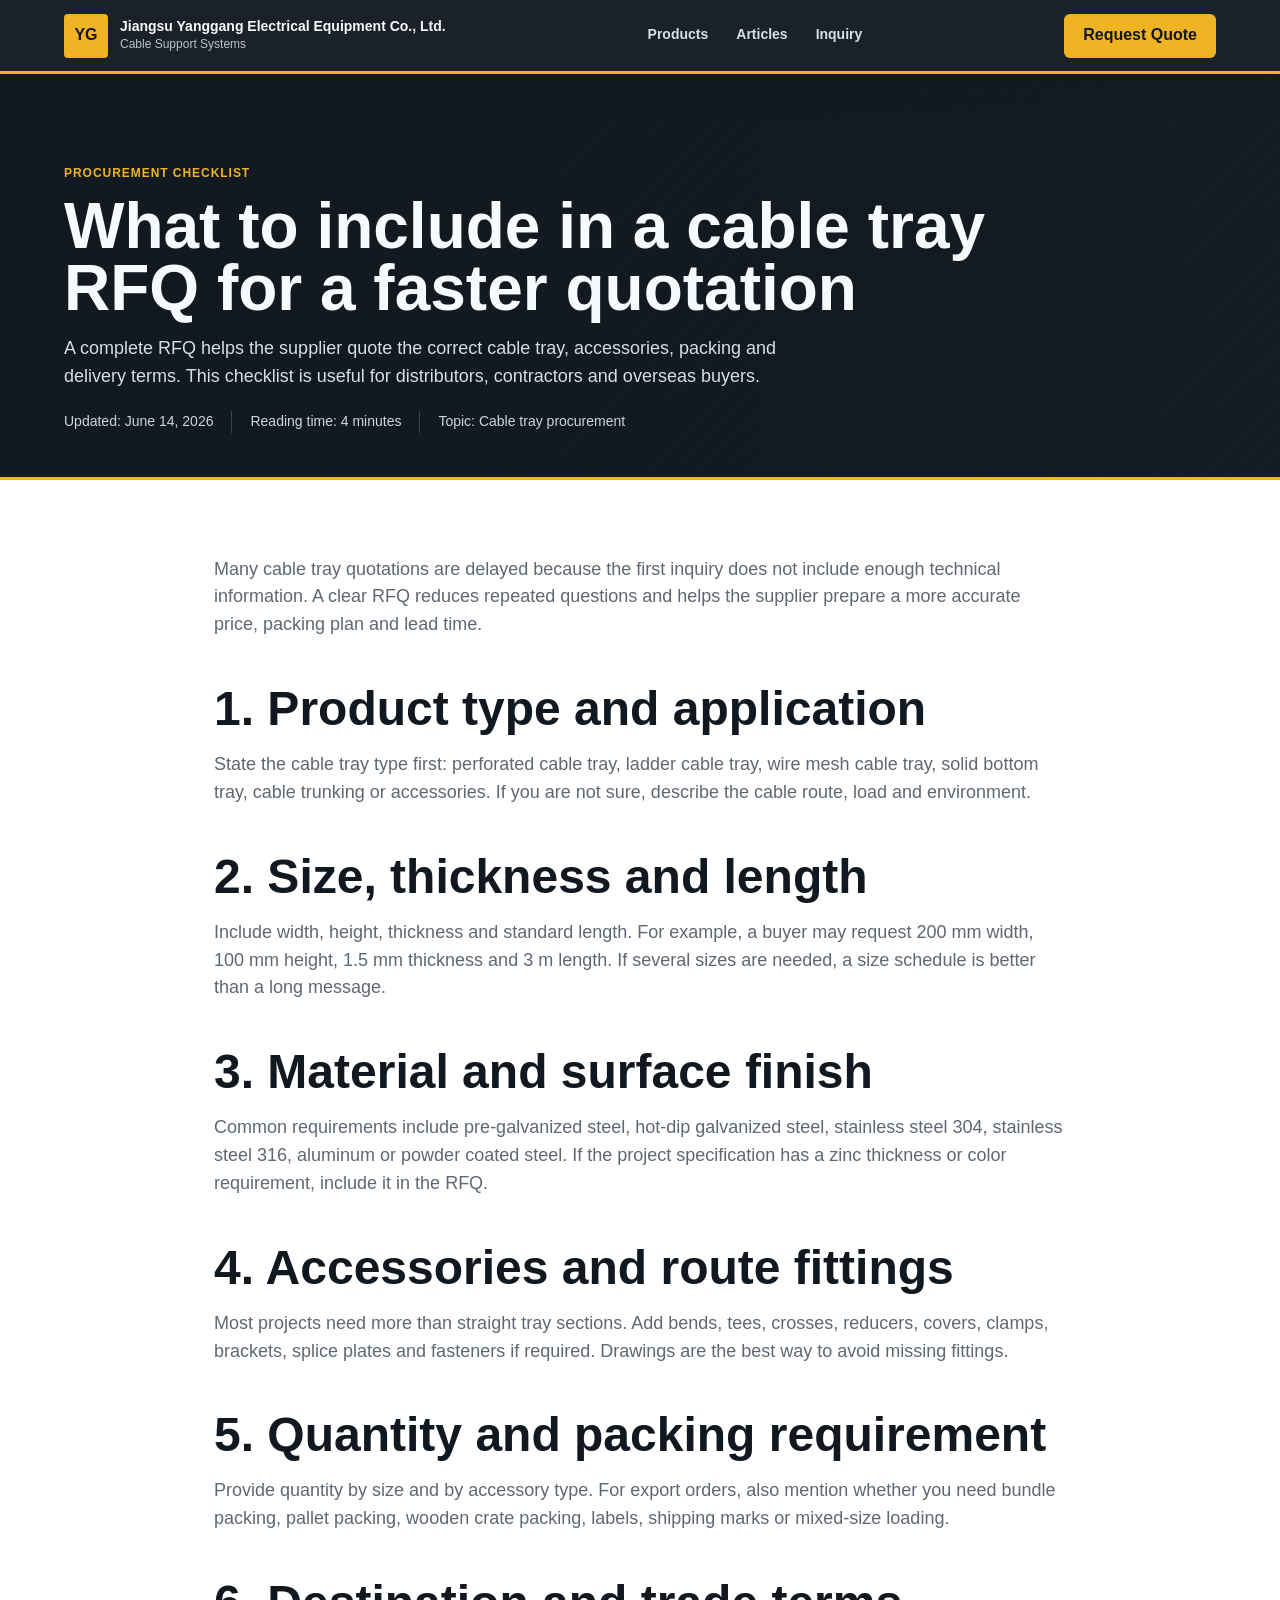
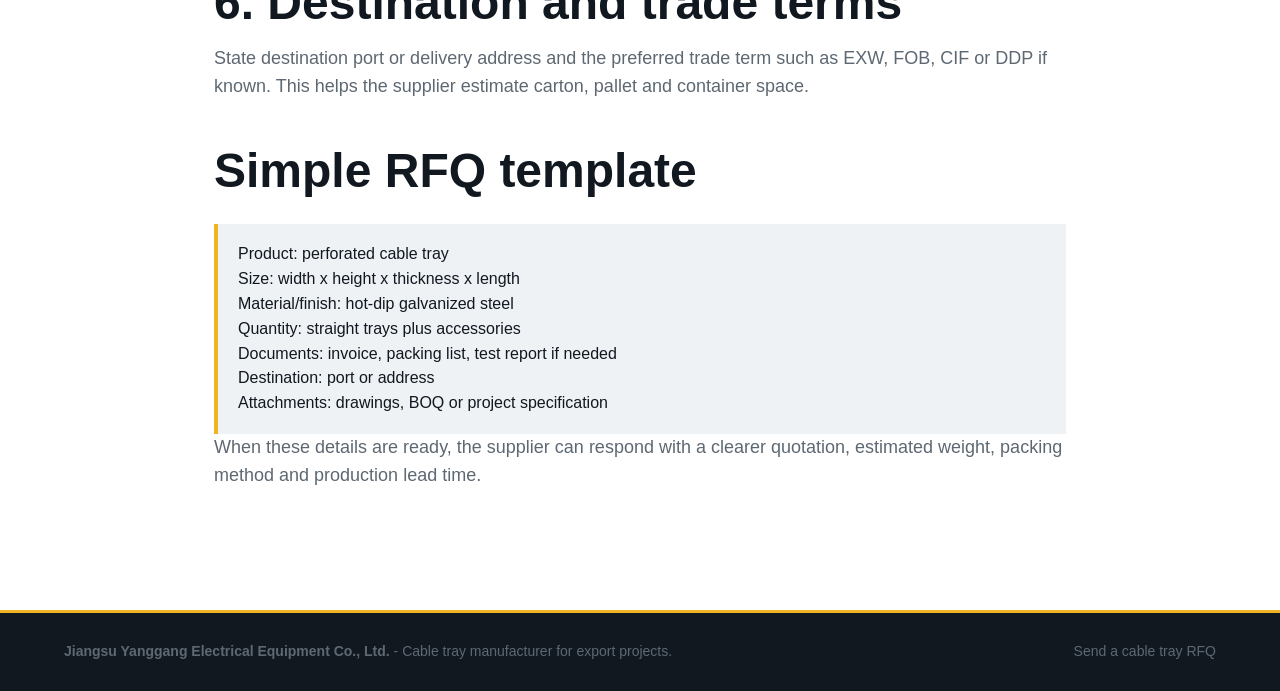
<file: cable-tray-rfq-checklist.html>
<!doctype html>
<html lang="en">
  <head>
    <meta charset="utf-8">
    <meta name="viewport" content="width=device-width, initial-scale=1">
    <title>Cable Tray RFQ Checklist for Buyers | Jiangsu Yanggang</title>
    <meta name="description" content="Prepare a clear cable tray RFQ with tray type, size, finish, quantity, accessories, drawings, packing requirements and destination port for faster quotations.">
    <meta name="robots" content="index, follow">
    <link rel="canonical" href="https://ygdqjt.github.io/cable-tray-website/cable-tray-rfq-checklist.html">
    <meta property="og:type" content="article">
    <meta property="og:url" content="https://ygdqjt.github.io/cable-tray-website/cable-tray-rfq-checklist.html">
    <meta property="og:title" content="Cable Tray RFQ Checklist for Buyers">
    <meta property="og:description" content="A practical checklist for preparing a clear cable tray quotation request.">
    <meta property="og:site_name" content="Jiangsu Yanggang Electrical Equipment Co., Ltd.">
    <link rel="icon" href="assets/favicon.svg" type="image/svg+xml">
    <link rel="stylesheet" href="styles.css">
    <script type="application/ld+json">
      {
        "@context": "https://schema.org",
        "@type": "Article",
        "headline": "Cable Tray RFQ Checklist for Buyers",
        "description": "Prepare a clear cable tray RFQ with tray type, size, finish, quantity, accessories, drawings, packing requirements and destination port for faster quotations.",
        "author": {"@type": "Organization", "name": "Jiangsu Yanggang Electrical Equipment Co., Ltd."},
        "publisher": {"@type": "Organization", "name": "Jiangsu Yanggang Electrical Equipment Co., Ltd."},
        "datePublished": "2026-06-14",
        "dateModified": "2026-06-14",
        "mainEntityOfPage": "https://ygdqjt.github.io/cable-tray-website/cable-tray-rfq-checklist.html"
      }
    </script>
  </head>
  <body>
    <header class="site-header">
      <a class="brand" href="index.html#top" aria-label="Jiangsu Yanggang Electrical Equipment Co., Ltd. home">
        <span class="brand-mark">YG</span>
        <span><strong>Jiangsu Yanggang Electrical Equipment Co., Ltd.</strong><small>Cable Support Systems</small></span>
      </a>
      <nav id="site-nav" class="site-nav" aria-label="Primary navigation">
        <a href="index.html#products">Products</a>
        <a href="index.html#articles">Articles</a>
        <a href="index.html#contact">Inquiry</a>
      </nav>
      <a class="header-cta" href="index.html#contact">Request Quote</a>
    </header>

    <main class="article-page">
      <section class="article-hero">
        <p class="eyebrow">Procurement checklist</p>
        <h1>What to include in a cable tray RFQ for a faster quotation</h1>
        <p class="hero-text">A complete RFQ helps the supplier quote the correct cable tray, accessories, packing and delivery terms. This checklist is useful for distributors, contractors and overseas buyers.</p>
        <div class="article-meta"><span>Updated: June 14, 2026</span><span>Reading time: 4 minutes</span><span>Topic: Cable tray procurement</span></div>
      </section>

      <article class="article-body">
        <p>Many cable tray quotations are delayed because the first inquiry does not include enough technical information. A clear RFQ reduces repeated questions and helps the supplier prepare a more accurate price, packing plan and lead time.</p>

        <h2>1. Product type and application</h2>
        <p>State the cable tray type first: perforated cable tray, ladder cable tray, wire mesh cable tray, solid bottom tray, cable trunking or accessories. If you are not sure, describe the cable route, load and environment.</p>

        <h2>2. Size, thickness and length</h2>
        <p>Include width, height, thickness and standard length. For example, a buyer may request 200 mm width, 100 mm height, 1.5 mm thickness and 3 m length. If several sizes are needed, a size schedule is better than a long message.</p>

        <h2>3. Material and surface finish</h2>
        <p>Common requirements include pre-galvanized steel, hot-dip galvanized steel, stainless steel 304, stainless steel 316, aluminum or powder coated steel. If the project specification has a zinc thickness or color requirement, include it in the RFQ.</p>

        <h2>4. Accessories and route fittings</h2>
        <p>Most projects need more than straight tray sections. Add bends, tees, crosses, reducers, covers, clamps, brackets, splice plates and fasteners if required. Drawings are the best way to avoid missing fittings.</p>

        <h2>5. Quantity and packing requirement</h2>
        <p>Provide quantity by size and by accessory type. For export orders, also mention whether you need bundle packing, pallet packing, wooden crate packing, labels, shipping marks or mixed-size loading.</p>

        <h2>6. Destination and trade terms</h2>
        <p>State destination port or delivery address and the preferred trade term such as EXW, FOB, CIF or DDP if known. This helps the supplier estimate carton, pallet and container space.</p>

        <h2>Simple RFQ template</h2>
        <div class="article-note">
          Product: perforated cable tray<br>
          Size: width x height x thickness x length<br>
          Material/finish: hot-dip galvanized steel<br>
          Quantity: straight trays plus accessories<br>
          Documents: invoice, packing list, test report if needed<br>
          Destination: port or address<br>
          Attachments: drawings, BOQ or project specification
        </div>

        <p>When these details are ready, the supplier can respond with a clearer quotation, estimated weight, packing method and production lead time.</p>
      </article>
    </main>

    <footer class="site-footer">
      <p><strong>Jiangsu Yanggang Electrical Equipment Co., Ltd.</strong> - Cable tray manufacturer for export projects.</p>
      <p><a href="index.html#contact">Send a cable tray RFQ</a></p>
    </footer>
  </body>
</html>
</file>
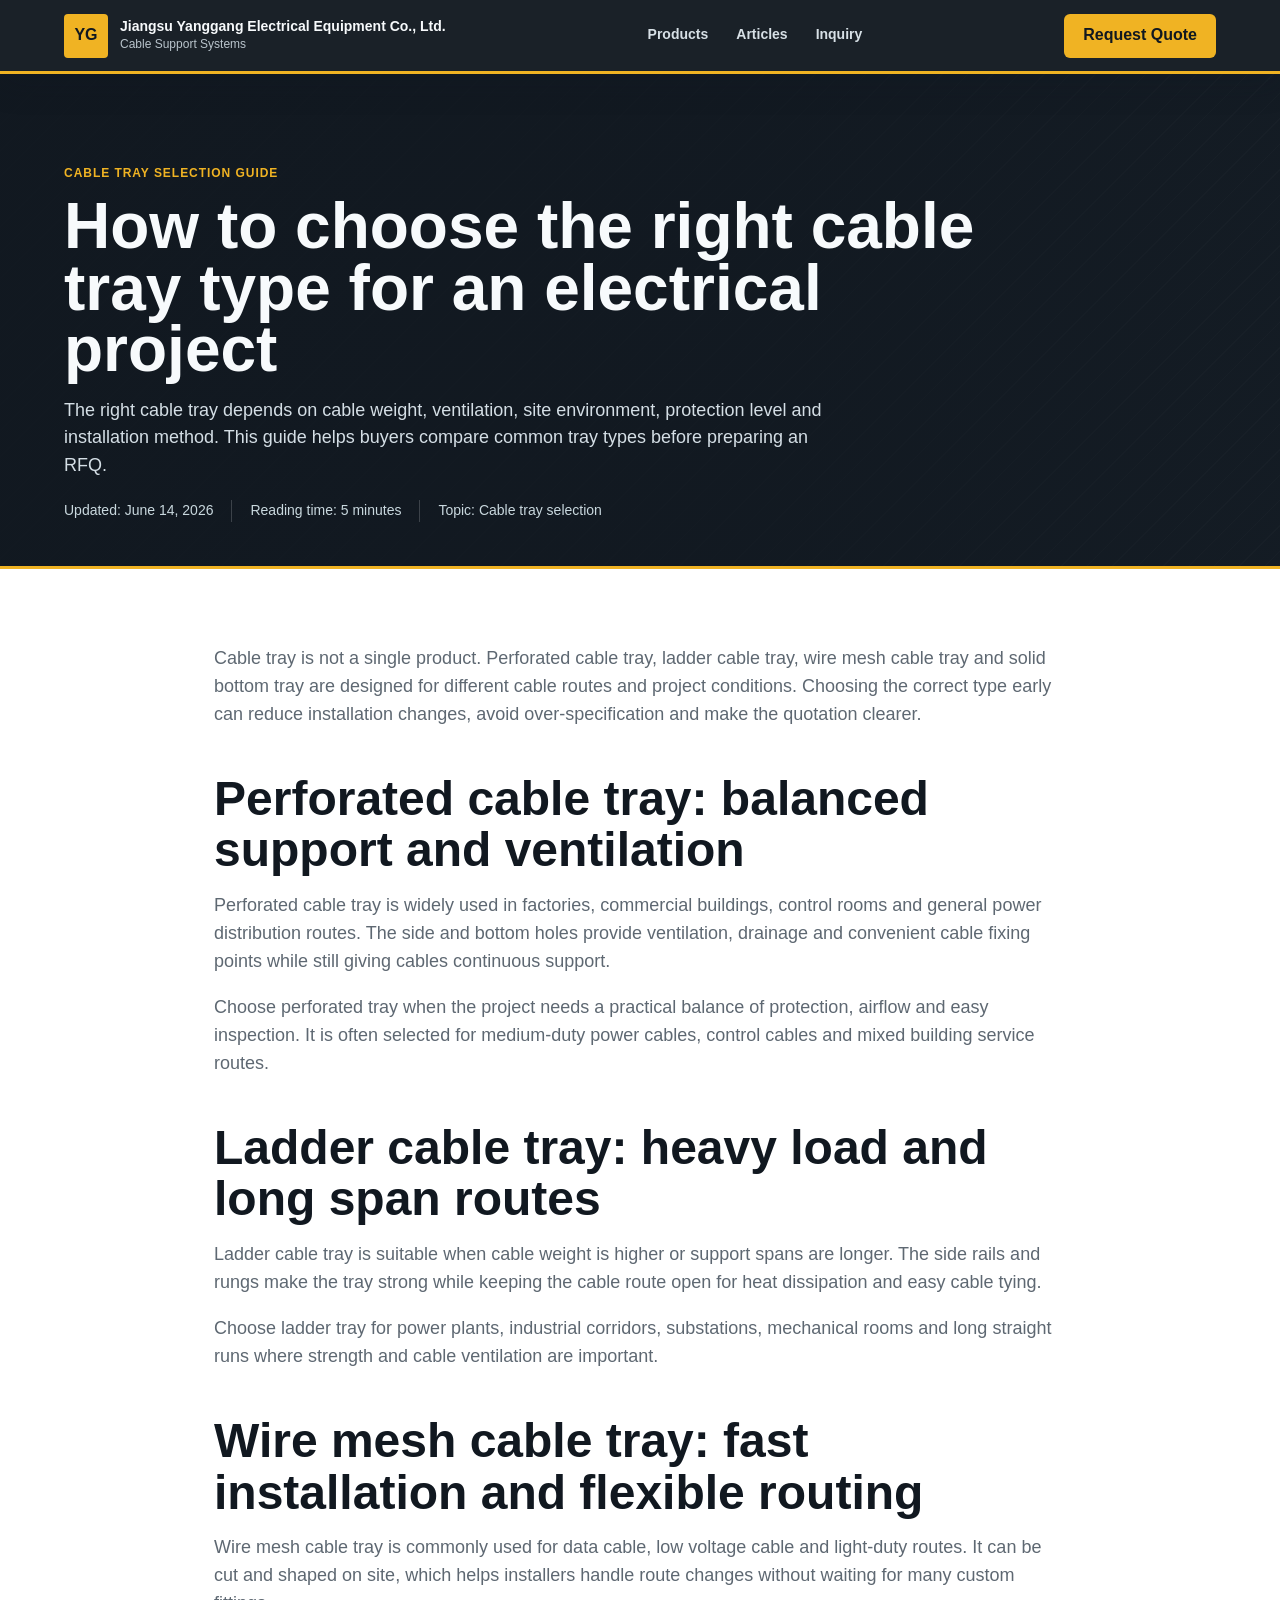
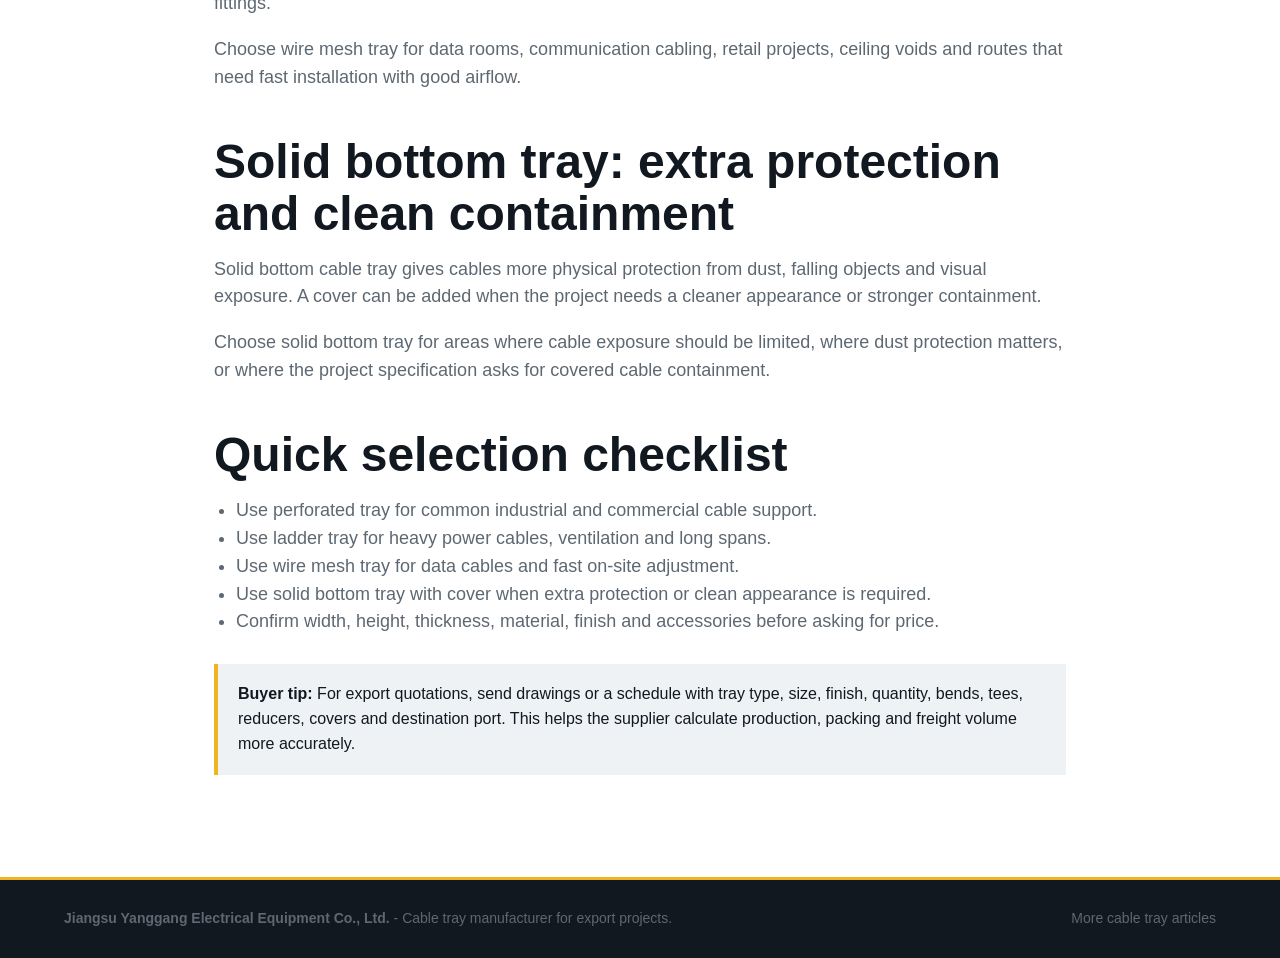
<file: choose-cable-tray-type.html>
<!doctype html>
<html lang="en">
  <head>
    <meta charset="utf-8">
    <meta name="viewport" content="width=device-width, initial-scale=1">
    <title>How to Choose the Right Cable Tray Type | Jiangsu Yanggang</title>
    <meta name="description" content="Learn how to choose perforated cable tray, ladder cable tray, wire mesh cable tray or solid bottom tray based on cable load, airflow, protection and installation environment.">
    <meta name="robots" content="index, follow">
    <link rel="canonical" href="https://ygdqjt.github.io/cable-tray-website/choose-cable-tray-type.html">
    <meta property="og:type" content="article">
    <meta property="og:url" content="https://ygdqjt.github.io/cable-tray-website/choose-cable-tray-type.html">
    <meta property="og:title" content="How to Choose the Right Cable Tray Type">
    <meta property="og:description" content="A practical guide for comparing perforated, ladder, wire mesh and solid bottom cable trays.">
    <meta property="og:site_name" content="Jiangsu Yanggang Electrical Equipment Co., Ltd.">
    <link rel="icon" href="assets/favicon.svg" type="image/svg+xml">
    <link rel="stylesheet" href="styles.css">
    <script type="application/ld+json">
      {
        "@context": "https://schema.org",
        "@type": "Article",
        "headline": "How to Choose the Right Cable Tray Type",
        "description": "Learn how to choose perforated cable tray, ladder cable tray, wire mesh cable tray or solid bottom tray based on cable load, airflow, protection and installation environment.",
        "author": {
          "@type": "Organization",
          "name": "Jiangsu Yanggang Electrical Equipment Co., Ltd."
        },
        "publisher": {
          "@type": "Organization",
          "name": "Jiangsu Yanggang Electrical Equipment Co., Ltd."
        },
        "datePublished": "2026-06-14",
        "dateModified": "2026-06-14",
        "mainEntityOfPage": "https://ygdqjt.github.io/cable-tray-website/choose-cable-tray-type.html"
      }
    </script>
  </head>
  <body>
    <header class="site-header">
      <a class="brand" href="index.html#top" aria-label="Jiangsu Yanggang Electrical Equipment Co., Ltd. home">
        <span class="brand-mark">YG</span>
        <span><strong>Jiangsu Yanggang Electrical Equipment Co., Ltd.</strong><small>Cable Support Systems</small></span>
      </a>
      <nav id="site-nav" class="site-nav" aria-label="Primary navigation">
        <a href="index.html#products">Products</a>
        <a href="index.html#articles">Articles</a>
        <a href="index.html#contact">Inquiry</a>
      </nav>
      <a class="header-cta" href="index.html#contact">Request Quote</a>
    </header>

    <main class="article-page">
      <section class="article-hero">
        <p class="eyebrow">Cable tray selection guide</p>
        <h1>How to choose the right cable tray type for an electrical project</h1>
        <p class="hero-text">The right cable tray depends on cable weight, ventilation, site environment, protection level and installation method. This guide helps buyers compare common tray types before preparing an RFQ.</p>
        <div class="article-meta"><span>Updated: June 14, 2026</span><span>Reading time: 5 minutes</span><span>Topic: Cable tray selection</span></div>
      </section>

      <article class="article-body">
        <p>Cable tray is not a single product. Perforated cable tray, ladder cable tray, wire mesh cable tray and solid bottom tray are designed for different cable routes and project conditions. Choosing the correct type early can reduce installation changes, avoid over-specification and make the quotation clearer.</p>

        <h2>Perforated cable tray: balanced support and ventilation</h2>
        <p>Perforated cable tray is widely used in factories, commercial buildings, control rooms and general power distribution routes. The side and bottom holes provide ventilation, drainage and convenient cable fixing points while still giving cables continuous support.</p>
        <p>Choose perforated tray when the project needs a practical balance of protection, airflow and easy inspection. It is often selected for medium-duty power cables, control cables and mixed building service routes.</p>

        <h2>Ladder cable tray: heavy load and long span routes</h2>
        <p>Ladder cable tray is suitable when cable weight is higher or support spans are longer. The side rails and rungs make the tray strong while keeping the cable route open for heat dissipation and easy cable tying.</p>
        <p>Choose ladder tray for power plants, industrial corridors, substations, mechanical rooms and long straight runs where strength and cable ventilation are important.</p>

        <h2>Wire mesh cable tray: fast installation and flexible routing</h2>
        <p>Wire mesh cable tray is commonly used for data cable, low voltage cable and light-duty routes. It can be cut and shaped on site, which helps installers handle route changes without waiting for many custom fittings.</p>
        <p>Choose wire mesh tray for data rooms, communication cabling, retail projects, ceiling voids and routes that need fast installation with good airflow.</p>

        <h2>Solid bottom tray: extra protection and clean containment</h2>
        <p>Solid bottom cable tray gives cables more physical protection from dust, falling objects and visual exposure. A cover can be added when the project needs a cleaner appearance or stronger containment.</p>
        <p>Choose solid bottom tray for areas where cable exposure should be limited, where dust protection matters, or where the project specification asks for covered cable containment.</p>

        <h2>Quick selection checklist</h2>
        <ul>
          <li>Use perforated tray for common industrial and commercial cable support.</li>
          <li>Use ladder tray for heavy power cables, ventilation and long spans.</li>
          <li>Use wire mesh tray for data cables and fast on-site adjustment.</li>
          <li>Use solid bottom tray with cover when extra protection or clean appearance is required.</li>
          <li>Confirm width, height, thickness, material, finish and accessories before asking for price.</li>
        </ul>

        <div class="article-note">
          <strong>Buyer tip:</strong> For export quotations, send drawings or a schedule with tray type, size, finish, quantity, bends, tees, reducers, covers and destination port. This helps the supplier calculate production, packing and freight volume more accurately.
        </div>
      </article>
    </main>

    <footer class="site-footer">
      <p><strong>Jiangsu Yanggang Electrical Equipment Co., Ltd.</strong> - Cable tray manufacturer for export projects.</p>
      <p><a href="index.html#articles">More cable tray articles</a></p>
    </footer>
  </body>
</html>
</file>
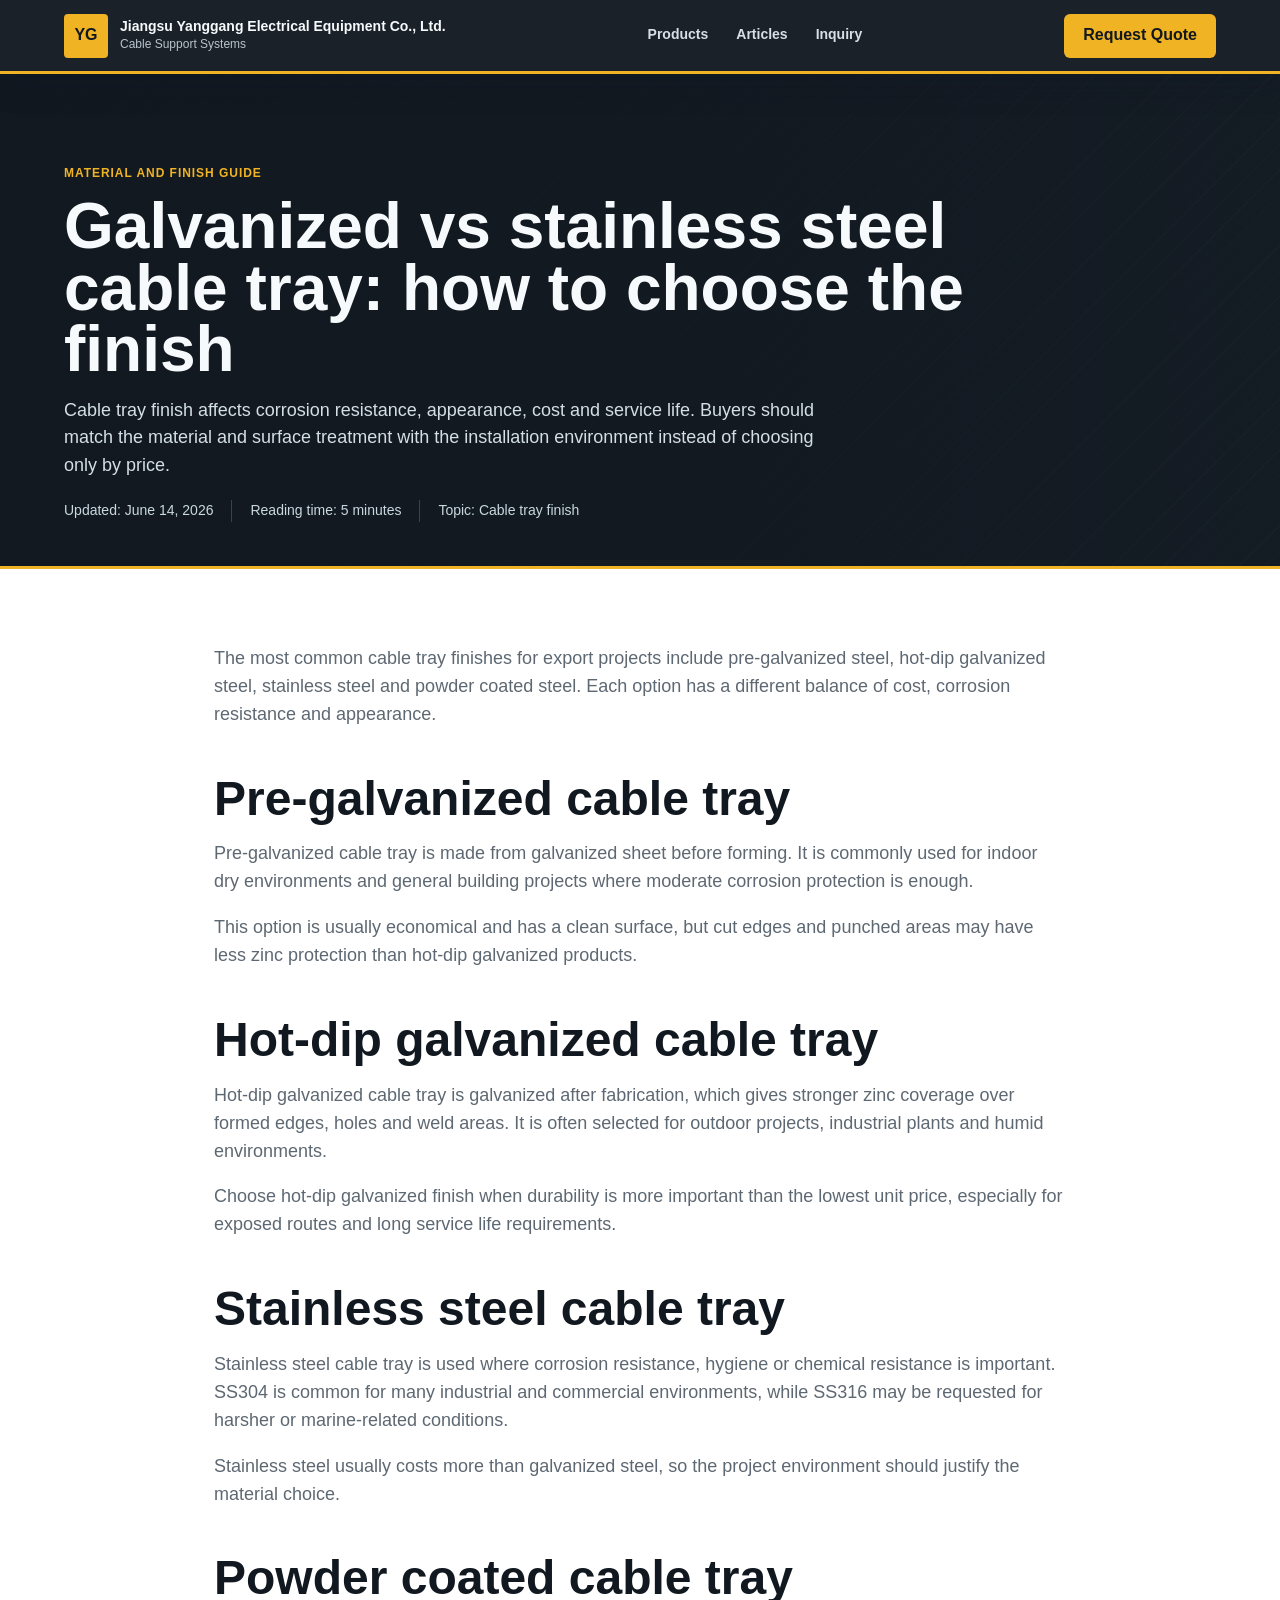
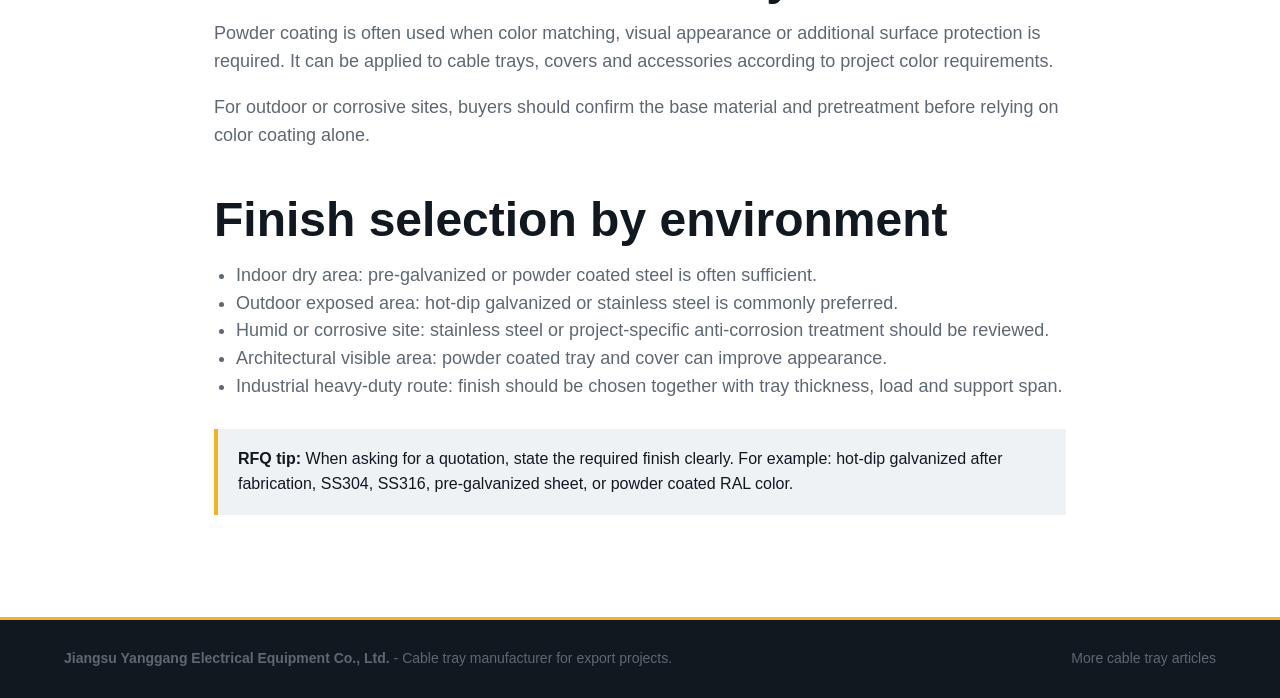
<file: galvanized-vs-stainless-steel-cable-tray.html>
<!doctype html>
<html lang="en">
  <head>
    <meta charset="utf-8">
    <meta name="viewport" content="width=device-width, initial-scale=1">
    <title>Galvanized vs Stainless Steel Cable Tray | Jiangsu Yanggang</title>
    <meta name="description" content="Compare pre-galvanized, hot-dip galvanized, stainless steel and powder coated cable tray finishes for indoor, outdoor and industrial cable support projects.">
    <meta name="robots" content="index, follow">
    <link rel="canonical" href="https://ygdqjt.github.io/cable-tray-website/galvanized-vs-stainless-steel-cable-tray.html">
    <meta property="og:type" content="article">
    <meta property="og:url" content="https://ygdqjt.github.io/cable-tray-website/galvanized-vs-stainless-steel-cable-tray.html">
    <meta property="og:title" content="Galvanized vs Stainless Steel Cable Tray">
    <meta property="og:description" content="Compare common cable tray materials and finishes for export projects.">
    <meta property="og:site_name" content="Jiangsu Yanggang Electrical Equipment Co., Ltd.">
    <link rel="icon" href="assets/favicon.svg" type="image/svg+xml">
    <link rel="stylesheet" href="styles.css">
    <script type="application/ld+json">
      {
        "@context": "https://schema.org",
        "@type": "Article",
        "headline": "Galvanized vs Stainless Steel Cable Tray",
        "description": "Compare pre-galvanized, hot-dip galvanized, stainless steel and powder coated cable tray finishes for indoor, outdoor and industrial cable support projects.",
        "author": {"@type": "Organization", "name": "Jiangsu Yanggang Electrical Equipment Co., Ltd."},
        "publisher": {"@type": "Organization", "name": "Jiangsu Yanggang Electrical Equipment Co., Ltd."},
        "datePublished": "2026-06-14",
        "dateModified": "2026-06-14",
        "mainEntityOfPage": "https://ygdqjt.github.io/cable-tray-website/galvanized-vs-stainless-steel-cable-tray.html"
      }
    </script>
  </head>
  <body>
    <header class="site-header">
      <a class="brand" href="index.html#top" aria-label="Jiangsu Yanggang Electrical Equipment Co., Ltd. home">
        <span class="brand-mark">YG</span>
        <span><strong>Jiangsu Yanggang Electrical Equipment Co., Ltd.</strong><small>Cable Support Systems</small></span>
      </a>
      <nav id="site-nav" class="site-nav" aria-label="Primary navigation">
        <a href="index.html#products">Products</a>
        <a href="index.html#articles">Articles</a>
        <a href="index.html#contact">Inquiry</a>
      </nav>
      <a class="header-cta" href="index.html#contact">Request Quote</a>
    </header>

    <main class="article-page">
      <section class="article-hero">
        <p class="eyebrow">Material and finish guide</p>
        <h1>Galvanized vs stainless steel cable tray: how to choose the finish</h1>
        <p class="hero-text">Cable tray finish affects corrosion resistance, appearance, cost and service life. Buyers should match the material and surface treatment with the installation environment instead of choosing only by price.</p>
        <div class="article-meta"><span>Updated: June 14, 2026</span><span>Reading time: 5 minutes</span><span>Topic: Cable tray finish</span></div>
      </section>

      <article class="article-body">
        <p>The most common cable tray finishes for export projects include pre-galvanized steel, hot-dip galvanized steel, stainless steel and powder coated steel. Each option has a different balance of cost, corrosion resistance and appearance.</p>

        <h2>Pre-galvanized cable tray</h2>
        <p>Pre-galvanized cable tray is made from galvanized sheet before forming. It is commonly used for indoor dry environments and general building projects where moderate corrosion protection is enough.</p>
        <p>This option is usually economical and has a clean surface, but cut edges and punched areas may have less zinc protection than hot-dip galvanized products.</p>

        <h2>Hot-dip galvanized cable tray</h2>
        <p>Hot-dip galvanized cable tray is galvanized after fabrication, which gives stronger zinc coverage over formed edges, holes and weld areas. It is often selected for outdoor projects, industrial plants and humid environments.</p>
        <p>Choose hot-dip galvanized finish when durability is more important than the lowest unit price, especially for exposed routes and long service life requirements.</p>

        <h2>Stainless steel cable tray</h2>
        <p>Stainless steel cable tray is used where corrosion resistance, hygiene or chemical resistance is important. SS304 is common for many industrial and commercial environments, while SS316 may be requested for harsher or marine-related conditions.</p>
        <p>Stainless steel usually costs more than galvanized steel, so the project environment should justify the material choice.</p>

        <h2>Powder coated cable tray</h2>
        <p>Powder coating is often used when color matching, visual appearance or additional surface protection is required. It can be applied to cable trays, covers and accessories according to project color requirements.</p>
        <p>For outdoor or corrosive sites, buyers should confirm the base material and pretreatment before relying on color coating alone.</p>

        <h2>Finish selection by environment</h2>
        <ul>
          <li>Indoor dry area: pre-galvanized or powder coated steel is often sufficient.</li>
          <li>Outdoor exposed area: hot-dip galvanized or stainless steel is commonly preferred.</li>
          <li>Humid or corrosive site: stainless steel or project-specific anti-corrosion treatment should be reviewed.</li>
          <li>Architectural visible area: powder coated tray and cover can improve appearance.</li>
          <li>Industrial heavy-duty route: finish should be chosen together with tray thickness, load and support span.</li>
        </ul>

        <div class="article-note">
          <strong>RFQ tip:</strong> When asking for a quotation, state the required finish clearly. For example: hot-dip galvanized after fabrication, SS304, SS316, pre-galvanized sheet, or powder coated RAL color.
        </div>
      </article>
    </main>

    <footer class="site-footer">
      <p><strong>Jiangsu Yanggang Electrical Equipment Co., Ltd.</strong> - Cable tray manufacturer for export projects.</p>
      <p><a href="index.html#articles">More cable tray articles</a></p>
    </footer>
  </body>
</html>
</file>
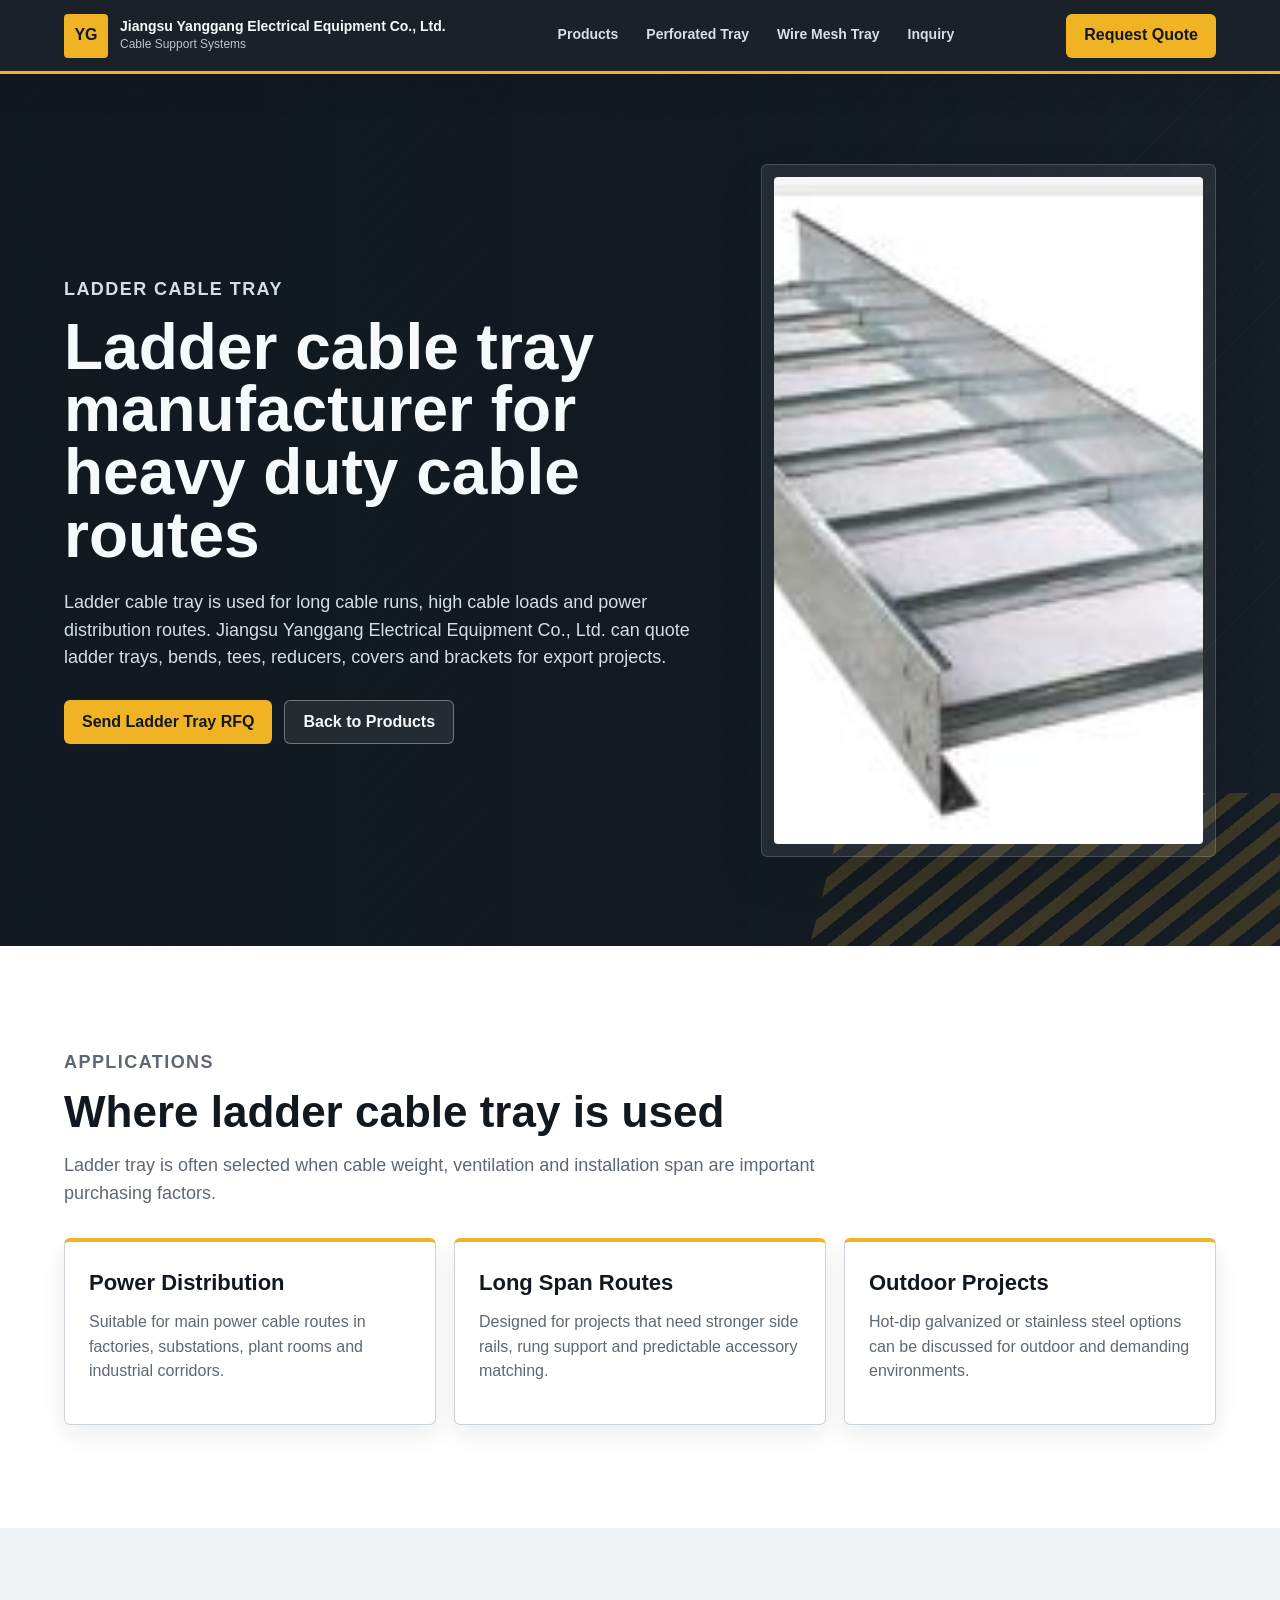
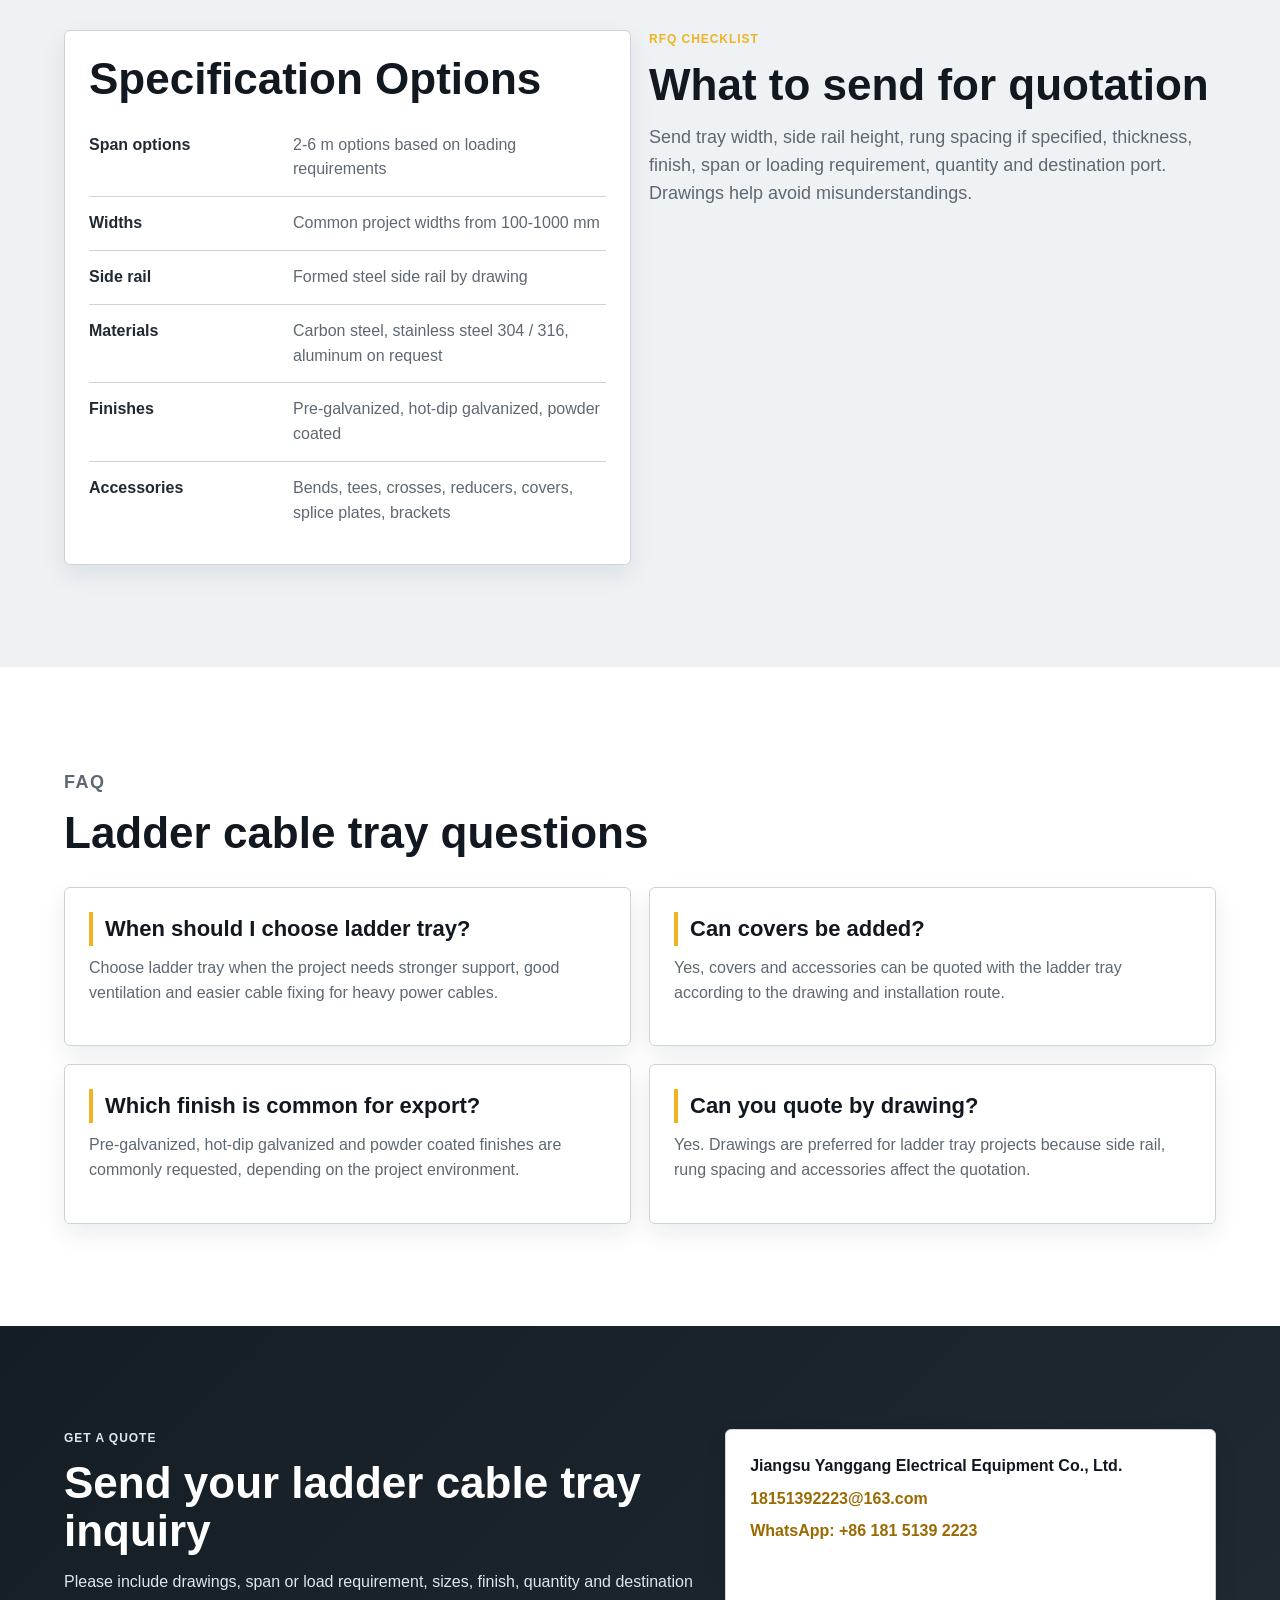
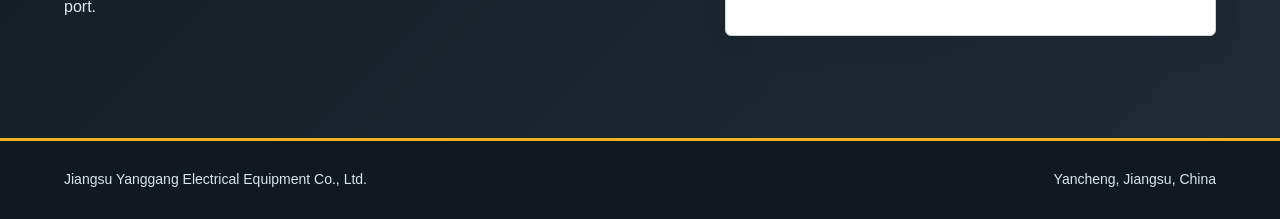
<file: ladder-cable-tray.html>
﻿<!doctype html>
<html lang="en">
  <head>
    <meta charset="utf-8">
    <meta name="viewport" content="width=device-width, initial-scale=1">
    <title>Ladder Cable Tray Manufacturer China | Jiangsu Yanggang</title>
    <meta name="description" content="Ladder cable tray manufacturer in China for heavy duty power cable routing, long span installation and export projects. Send drawings and load requirements for RFQ.">
    <meta name="robots" content="index, follow">
    <link rel="canonical" href="https://ygdqjt.github.io/cable-tray-website/ladder-cable-tray.html">
    <meta property="og:type" content="product">
    <meta property="og:url" content="https://ygdqjt.github.io/cable-tray-website/ladder-cable-tray.html">
    <meta property="og:title" content="Ladder Cable Tray Manufacturer China | Jiangsu Yanggang">
    <meta property="og:description" content="Heavy duty ladder cable tray for power distribution, plant rooms and long cable runs.">
    <meta property="og:site_name" content="Jiangsu Yanggang Electrical Equipment Co., Ltd.">
    <meta name="twitter:card" content="summary">
    <script type="application/ld+json">
      {
        "@context": "https://schema.org",
        "@type": "Product",
        "name": "Ladder Cable Tray",
        "description": "Heavy duty ladder cable tray for power distribution, long span cable runs and plant rooms.",
        "brand": {"@type": "Brand", "name": "Jiangsu Yanggang"},
        "manufacturer": {
          "@type": "Organization",
          "name": "Jiangsu Yanggang Electrical Equipment Co., Ltd.",
          "url": "https://ygdqjt.github.io/cable-tray-website/",
          "email": "18151392223@163.com",
          "telephone": "+8618151392223"
        }
      }
    </script>
    <style>
      :root { --ink:#111820; --muted:#5e6872; --line:#ccd3da; --soft:#eef2f5; --steel:#202a33; --steel2:#151d24; --steel3:#2f3b45; --accent:#f0b323; --radius:6px; --shadow:0 18px 40px rgba(17,24,32,.16); }
      * { box-sizing:border-box; }
      body { margin:0; color:var(--ink); font-family:Arial, Helvetica, sans-serif; line-height:1.55; background:var(--soft); }
      a { color:inherit; text-decoration:none; }
      .site-header { position:sticky; top:0; z-index:10; display:flex; align-items:center; gap:24px; min-height:74px; padding:12px clamp(18px,5vw,64px); color:#f7fafc; background:rgba(17,24,32,.96); border-bottom:3px solid var(--accent); box-shadow:0 12px 30px rgba(17,24,32,.18); }
      .brand { display:flex; align-items:center; gap:12px; min-width:270px; }
      .brand-mark { display:grid; place-items:center; width:44px; height:44px; border-radius:4px; color:#111820; font-weight:900; background:var(--accent); }
      .brand strong,.brand small { display:block; }
      .brand strong { max-width:360px; font-size:14px; line-height:1.2; }
      .brand small { color:#b9c4cc; font-size:12px; }
      .site-nav { display:flex; justify-content:center; gap:clamp(14px,2.6vw,28px); flex:1; color:#d7e0e6; font-size:14px; font-weight:800; }
      .site-nav a { padding:10px 0; border-bottom:2px solid transparent; }
      .site-nav a:hover { color:#fff; border-bottom-color:var(--accent); }
      .header-cta,.btn { display:inline-flex; align-items:center; justify-content:center; min-height:44px; padding:0 18px; border-radius:var(--radius); font-weight:900; }
      .header-cta,.btn.primary { background:var(--accent); color:#111820; }
      .btn.secondary { border:1px solid rgba(255,255,255,.35); color:#f7fafc; background:rgba(255,255,255,.08); }
      .product-hero { position:relative; display:grid; grid-template-columns:minmax(0,1fr) minmax(360px,.72fr); gap:clamp(28px,5vw,70px); align-items:center; padding:clamp(54px,7vw,96px) clamp(18px,5vw,64px); color:#f7fafc; background:linear-gradient(90deg,rgba(17,24,32,.96),rgba(17,24,32,.88) 58%,rgba(17,24,32,.68)), repeating-linear-gradient(135deg,rgba(255,255,255,.06) 0 1px,transparent 1px 18px), #1b252e; overflow:hidden; }
      .product-hero::after { content:""; position:absolute; right:-8vw; bottom:-6vw; width:44vw; height:18vw; background:repeating-linear-gradient(135deg,rgba(240,179,35,.18) 0 14px,transparent 14px 30px); transform:skewX(-14deg); }
      .product-copy,.product-visual { position:relative; z-index:1; }
      .eyebrow { margin:0 0 12px; color:var(--accent); font-size:12px; font-weight:900; letter-spacing:.08em; text-transform:uppercase; }
      h1,h2,h3,p { margin-top:0; }
      h1 { max-width:820px; margin-bottom:22px; font-size:clamp(40px,5vw,68px); line-height:.98; }
      h2 { margin-bottom:16px; font-size:clamp(28px,4vw,44px); line-height:1.08; }
      h3 { margin-bottom:10px; font-size:22px; }
      .lead,.section-head p,.product-copy p { color:#d4dee5; font-size:18px; max-width:760px; }
      .section .lead,.section-head p,.card p,.faq p,.specs dd { color:var(--muted); }
      .actions { display:flex; flex-wrap:wrap; gap:12px; margin-top:28px; }
      .product-visual { padding:12px; border:1px solid rgba(255,255,255,.16); border-radius:var(--radius); background:rgba(255,255,255,.08); box-shadow:var(--shadow); }
      .product-visual img { display:block; width:100%; aspect-ratio:1.38; object-fit:cover; background:#fff; border-radius:4px; }
      .section,.contact { padding:clamp(58px,8vw,104px) clamp(18px,5vw,64px); }
      .section { background:#fff; }
      .section.soft { background:var(--soft); }
      .section-head { max-width:900px; margin-bottom:30px; }
      .grid-3,.grid-2 { display:grid; gap:18px; }
      .grid-3 { grid-template-columns:repeat(3,minmax(0,1fr)); }
      .grid-2 { grid-template-columns:repeat(2,minmax(0,1fr)); }
      .card,.specs,.faq article,.contact-box { border:1px solid var(--line); border-radius:var(--radius); background:#fff; padding:24px; box-shadow:0 10px 24px rgba(17,24,32,.08); }
      .card { border-top:4px solid var(--accent); }
      .specs dl { margin:0; }
      .specs div { display:grid; grid-template-columns:150px 1fr; gap:14px; padding:14px 0; border-bottom:1px solid var(--line); }
      .specs div:last-child { border-bottom:0; }
      .specs dt { color:var(--steel); font-weight:900; }
      .faq article h3 { padding-left:12px; border-left:4px solid var(--accent); }
      .contact { display:grid; grid-template-columns:minmax(0,.9fr) minmax(320px,.7fr); gap:30px; color:#fff; background:linear-gradient(135deg,var(--steel2),var(--steel)); }
      .contact p,.contact a { color:#dbe7eb; }
      .contact-box { color:var(--ink); }
      .contact-box a { display:block; color:var(--steel); font-weight:900; margin-top:8px; }
      .contact-box a[href*="wa.me"], .contact-box a[href^="mailto"] { color:#9a6a00; }
      .site-footer { display:flex; justify-content:space-between; gap:22px; padding:28px clamp(18px,5vw,64px); color:#dce5eb; border-top:3px solid var(--accent); background:#111820; font-size:14px; }
      @media (max-width:900px) { .product-hero,.contact,.grid-3,.grid-2 { grid-template-columns:1fr; } .site-nav,.header-cta { display:none; } h1 { font-size:42px; } .brand { min-width:0; } .brand strong { max-width:220px; font-size:12px; } .site-footer { display:block; } .site-footer span + span { display:block; margin-top:10px; } }
    </style>
  </head>
  <body>
    <header class="site-header">
      <a class="brand" href="index.html" aria-label="Jiangsu Yanggang Electrical Equipment Co., Ltd. home"><span class="brand-mark">YG</span><span><strong>Jiangsu Yanggang Electrical Equipment Co., Ltd.</strong><small>Cable Support Systems</small></span></a>
      <nav class="site-nav" aria-label="Primary navigation"><a href="index.html#products">Products</a><a href="perforated-cable-tray.html">Perforated Tray</a><a href="wire-mesh-cable-tray.html">Wire Mesh Tray</a><a href="#contact">Inquiry</a></nav>
      <a class="header-cta" href="#contact">Request Quote</a>
    </header>
    <main>
      <section class="product-hero">
        <div class="product-copy">
          <p class="eyebrow">Ladder cable tray</p>
          <h1>Ladder cable tray manufacturer for heavy duty cable routes</h1>
          <p class="lead">Ladder cable tray is used for long cable runs, high cable loads and power distribution routes. Jiangsu Yanggang Electrical Equipment Co., Ltd. can quote ladder trays, bends, tees, reducers, covers and brackets for export projects.</p>
          <div class="actions"><a class="btn primary" href="#contact">Send Ladder Tray RFQ</a><a class="btn secondary" href="index.html#products">Back to Products</a></div>
        </div>
        <div class="product-visual" aria-label="Ladder cable tray product photo">
          <img src="assets/product-ladder-tray.jpg" width="1000" height="667" alt="Heavy duty ladder cable tray product photo">
        </div>
      </section>
      <section class="section"><div class="section-head"><p class="eyebrow">Applications</p><h2>Where ladder cable tray is used</h2><p>Ladder tray is often selected when cable weight, ventilation and installation span are important purchasing factors.</p></div><div class="grid-3"><article class="card"><h3>Power Distribution</h3><p>Suitable for main power cable routes in factories, substations, plant rooms and industrial corridors.</p></article><article class="card"><h3>Long Span Routes</h3><p>Designed for projects that need stronger side rails, rung support and predictable accessory matching.</p></article><article class="card"><h3>Outdoor Projects</h3><p>Hot-dip galvanized or stainless steel options can be discussed for outdoor and demanding environments.</p></article></div></section>
      <section class="section soft"><div class="grid-2"><div class="specs"><h2>Specification Options</h2><dl><div><dt>Span options</dt><dd>2-6 m options based on loading requirements</dd></div><div><dt>Widths</dt><dd>Common project widths from 100-1000 mm</dd></div><div><dt>Side rail</dt><dd>Formed steel side rail by drawing</dd></div><div><dt>Materials</dt><dd>Carbon steel, stainless steel 304 / 316, aluminum on request</dd></div><div><dt>Finishes</dt><dd>Pre-galvanized, hot-dip galvanized, powder coated</dd></div><div><dt>Accessories</dt><dd>Bends, tees, crosses, reducers, covers, splice plates, brackets</dd></div></dl></div><div><p class="eyebrow">RFQ checklist</p><h2>What to send for quotation</h2><p class="lead">Send tray width, side rail height, rung spacing if specified, thickness, finish, span or loading requirement, quantity and destination port. Drawings help avoid misunderstandings.</p></div></div></section>
      <section class="section"><div class="section-head"><p class="eyebrow">FAQ</p><h2>Ladder cable tray questions</h2></div><div class="grid-2 faq"><article><h3>When should I choose ladder tray?</h3><p>Choose ladder tray when the project needs stronger support, good ventilation and easier cable fixing for heavy power cables.</p></article><article><h3>Can covers be added?</h3><p>Yes, covers and accessories can be quoted with the ladder tray according to the drawing and installation route.</p></article><article><h3>Which finish is common for export?</h3><p>Pre-galvanized, hot-dip galvanized and powder coated finishes are commonly requested, depending on the project environment.</p></article><article><h3>Can you quote by drawing?</h3><p>Yes. Drawings are preferred for ladder tray projects because side rail, rung spacing and accessories affect the quotation.</p></article></div></section>
      <section class="contact" id="contact"><div><p class="eyebrow">Get a quote</p><h2>Send your ladder cable tray inquiry</h2><p>Please include drawings, span or load requirement, sizes, finish, quantity and destination port.</p></div><div class="contact-box"><strong>Jiangsu Yanggang Electrical Equipment Co., Ltd.</strong><a href="mailto:18151392223@163.com">18151392223@163.com</a><a href="https://wa.me/8618151392223">WhatsApp: +86 181 5139 2223</a></div></section>
    </main>
    <footer class="site-footer"><span>Jiangsu Yanggang Electrical Equipment Co., Ltd.</span><span>Yancheng, Jiangsu, China</span></footer>
  </body>
</html>
</file>
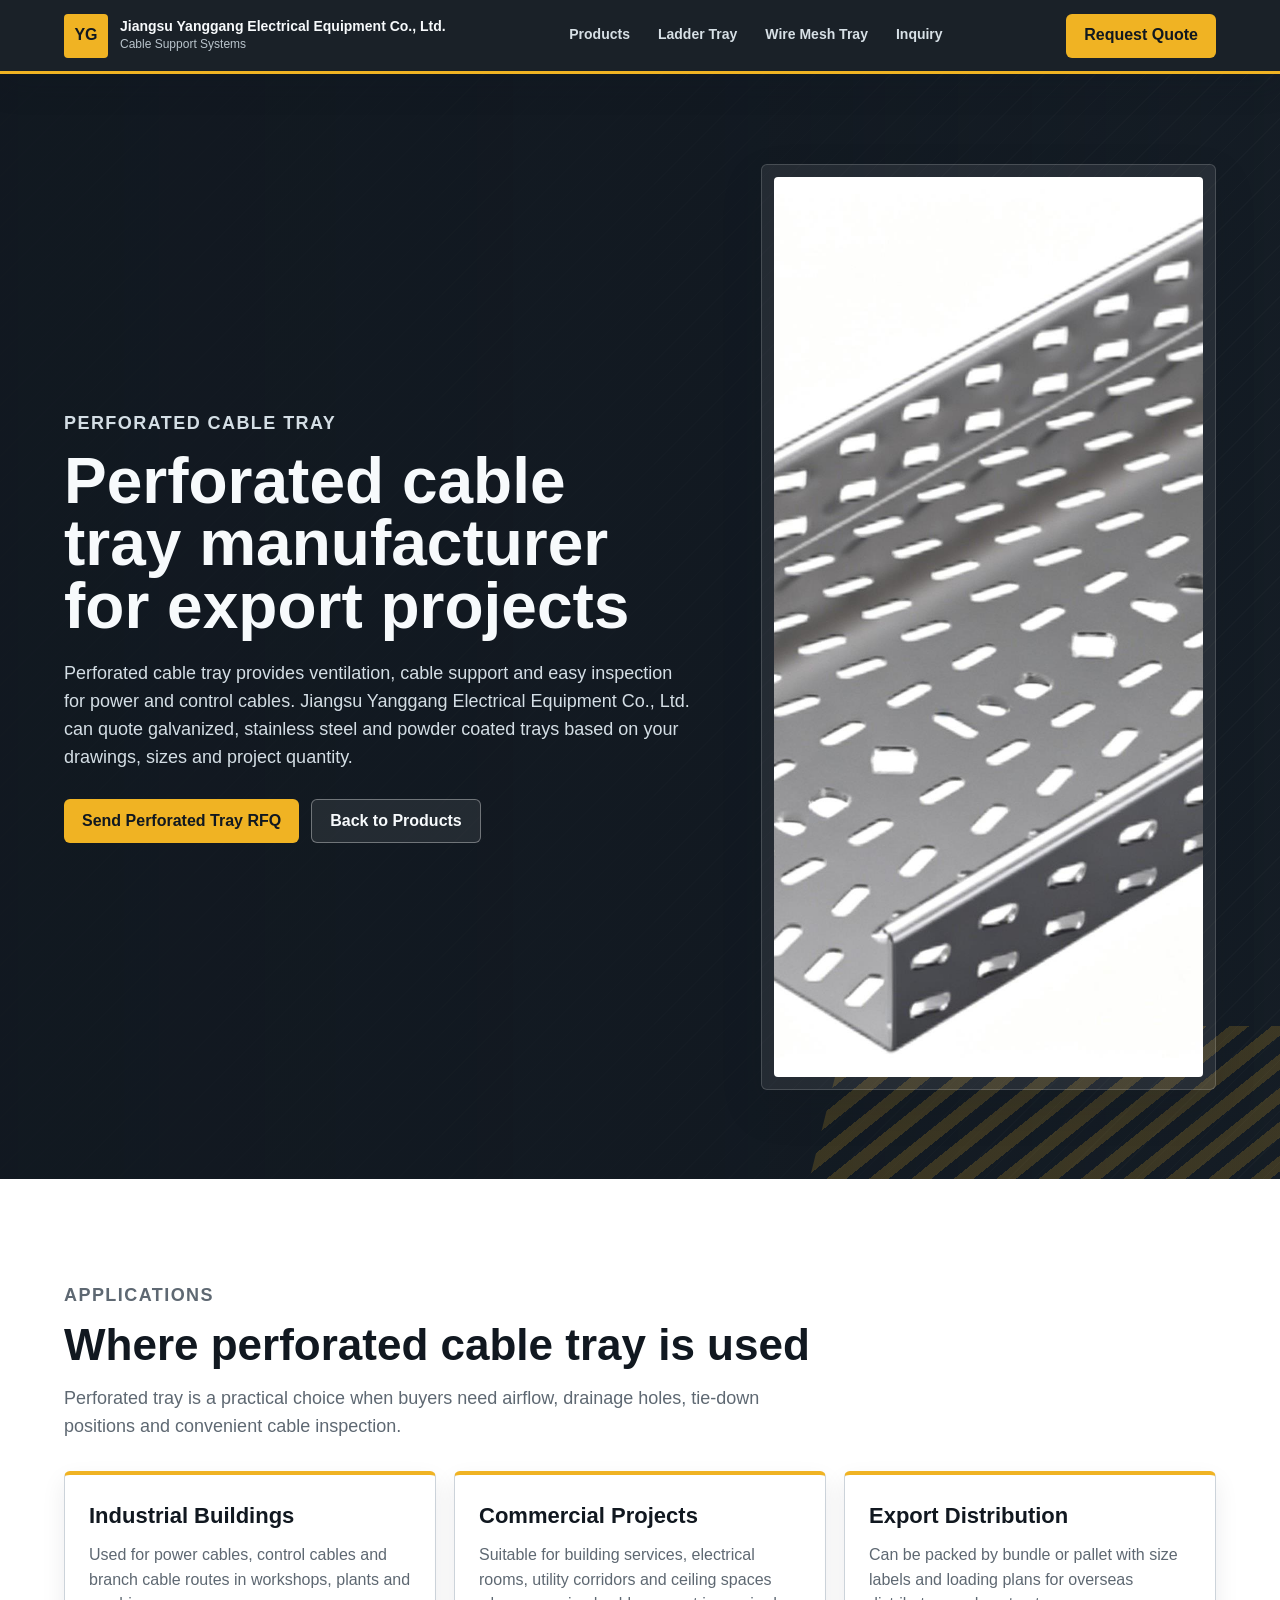
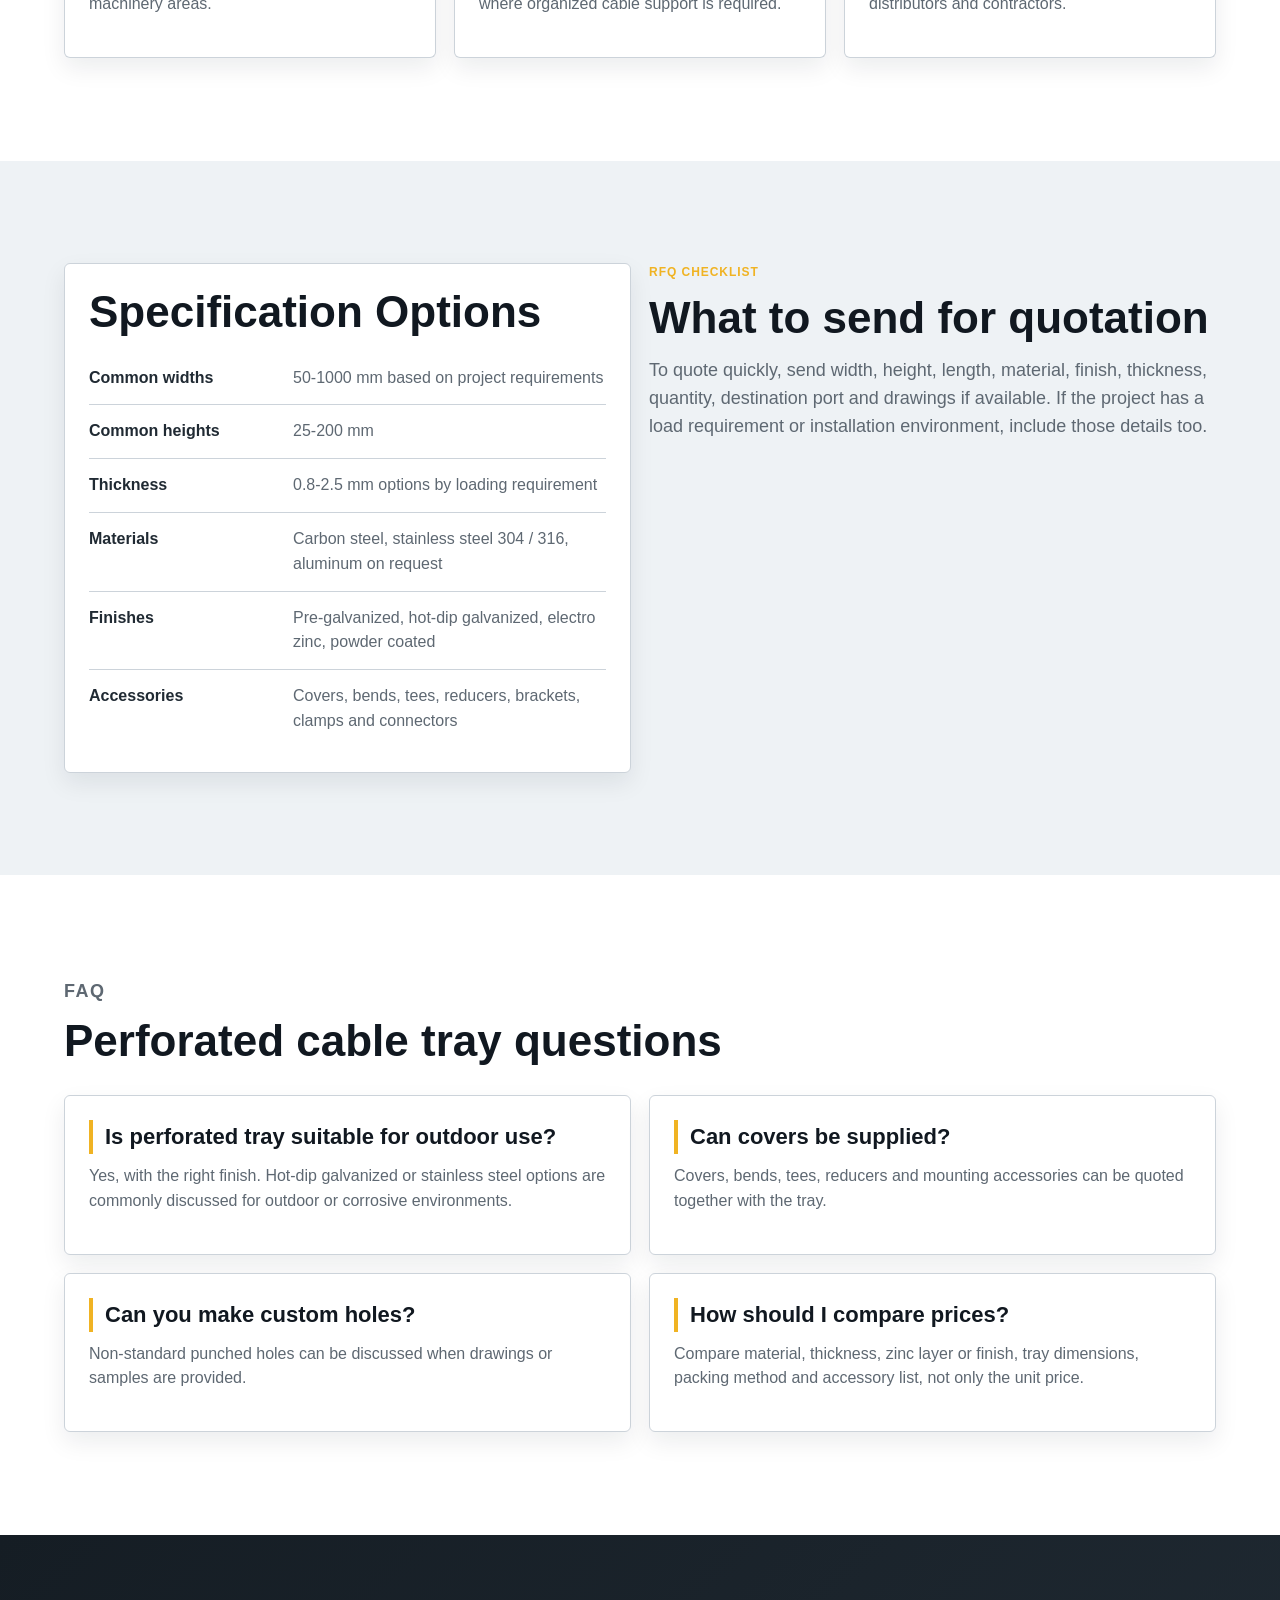
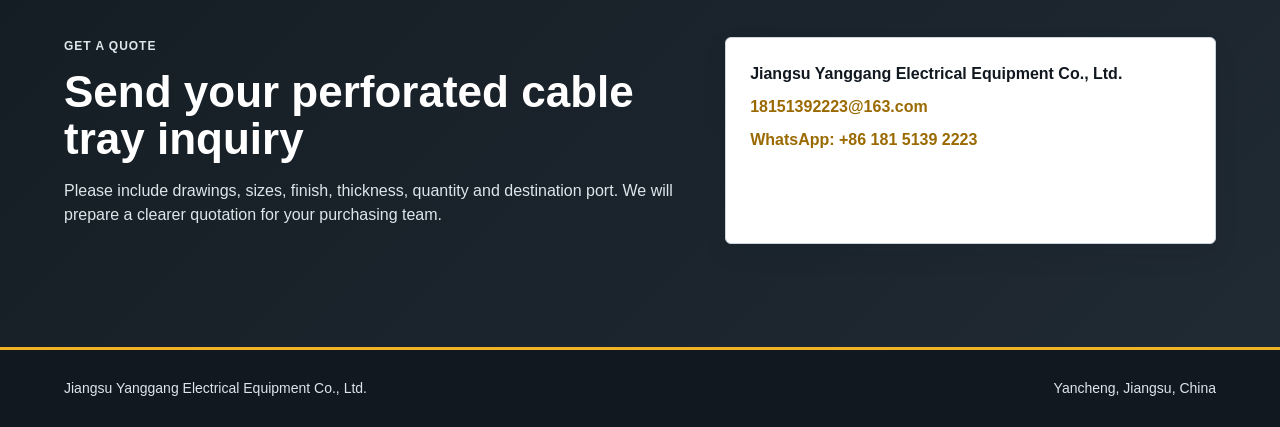
<file: perforated-cable-tray.html>
﻿<!doctype html>
<html lang="en">
  <head>
    <meta charset="utf-8">
    <meta name="viewport" content="width=device-width, initial-scale=1">
    <title>Perforated Cable Tray Manufacturer China | Jiangsu Yanggang</title>
    <meta name="description" content="Perforated cable tray manufacturer in China for galvanized, stainless steel and powder coated export projects. Send drawings, sizes and quantity for a fast RFQ.">
    <meta name="robots" content="index, follow">
    <link rel="canonical" href="https://ygdqjt.github.io/cable-tray-website/perforated-cable-tray.html">
    <meta property="og:type" content="product">
    <meta property="og:url" content="https://ygdqjt.github.io/cable-tray-website/perforated-cable-tray.html">
    <meta property="og:title" content="Perforated Cable Tray Manufacturer China | Jiangsu Yanggang">
    <meta property="og:description" content="Ventilated perforated cable tray for industrial wiring, building services and export projects.">
    <meta property="og:site_name" content="Jiangsu Yanggang Electrical Equipment Co., Ltd.">
    <meta name="twitter:card" content="summary">
    <script type="application/ld+json">
      {
        "@context": "https://schema.org",
        "@type": "Product",
        "name": "Perforated Cable Tray",
        "description": "Ventilated metal cable tray for power and control cables in factories, data rooms and building services.",
        "brand": {"@type": "Brand", "name": "Jiangsu Yanggang"},
        "manufacturer": {
          "@type": "Organization",
          "name": "Jiangsu Yanggang Electrical Equipment Co., Ltd.",
          "url": "https://ygdqjt.github.io/cable-tray-website/",
          "email": "18151392223@163.com",
          "telephone": "+8618151392223"
        }
      }
    </script>
    <style>
      :root { --ink:#111820; --muted:#5e6872; --line:#ccd3da; --soft:#eef2f5; --steel:#202a33; --steel2:#151d24; --steel3:#2f3b45; --accent:#f0b323; --radius:6px; --shadow:0 18px 40px rgba(17,24,32,.16); }
      * { box-sizing:border-box; }
      body { margin:0; color:var(--ink); font-family:Arial, Helvetica, sans-serif; line-height:1.55; background:var(--soft); }
      a { color:inherit; text-decoration:none; }
      .site-header { position:sticky; top:0; z-index:10; display:flex; align-items:center; gap:24px; min-height:74px; padding:12px clamp(18px,5vw,64px); color:#f7fafc; background:rgba(17,24,32,.96); border-bottom:3px solid var(--accent); box-shadow:0 12px 30px rgba(17,24,32,.18); }
      .brand { display:flex; align-items:center; gap:12px; min-width:270px; }
      .brand-mark { display:grid; place-items:center; width:44px; height:44px; border-radius:4px; color:#111820; font-weight:900; background:var(--accent); }
      .brand strong,.brand small { display:block; }
      .brand strong { max-width:360px; font-size:14px; line-height:1.2; }
      .brand small { color:#b9c4cc; font-size:12px; }
      .site-nav { display:flex; justify-content:center; gap:clamp(14px,2.6vw,28px); flex:1; color:#d7e0e6; font-size:14px; font-weight:800; }
      .site-nav a { padding:10px 0; border-bottom:2px solid transparent; }
      .site-nav a:hover { color:#fff; border-bottom-color:var(--accent); }
      .header-cta,.btn { display:inline-flex; align-items:center; justify-content:center; min-height:44px; padding:0 18px; border-radius:var(--radius); font-weight:900; }
      .header-cta,.btn.primary { background:var(--accent); color:#111820; }
      .btn.secondary { border:1px solid rgba(255,255,255,.35); color:#f7fafc; background:rgba(255,255,255,.08); }
      .product-hero { position:relative; display:grid; grid-template-columns:minmax(0,1fr) minmax(360px,.72fr); gap:clamp(28px,5vw,70px); align-items:center; padding:clamp(54px,7vw,96px) clamp(18px,5vw,64px); color:#f7fafc; background:linear-gradient(90deg,rgba(17,24,32,.96),rgba(17,24,32,.88) 58%,rgba(17,24,32,.68)), repeating-linear-gradient(135deg,rgba(255,255,255,.06) 0 1px,transparent 1px 18px), #1b252e; overflow:hidden; }
      .product-hero::after { content:""; position:absolute; right:-8vw; bottom:-6vw; width:44vw; height:18vw; background:repeating-linear-gradient(135deg,rgba(240,179,35,.18) 0 14px,transparent 14px 30px); transform:skewX(-14deg); }
      .product-copy,.product-visual { position:relative; z-index:1; }
      .eyebrow { margin:0 0 12px; color:var(--accent); font-size:12px; font-weight:900; letter-spacing:.08em; text-transform:uppercase; }
      h1,h2,h3,p { margin-top:0; }
      h1 { max-width:820px; margin-bottom:22px; font-size:clamp(40px,5vw,68px); line-height:.98; }
      h2 { margin-bottom:16px; font-size:clamp(28px,4vw,44px); line-height:1.08; }
      h3 { margin-bottom:10px; font-size:22px; }
      .lead,.section-head p,.product-copy p { color:#d4dee5; font-size:18px; max-width:760px; }
      .section .lead,.section-head p,.card p,.faq p,.specs dd { color:var(--muted); }
      .actions { display:flex; flex-wrap:wrap; gap:12px; margin-top:28px; }
      .product-visual { padding:12px; border:1px solid rgba(255,255,255,.16); border-radius:var(--radius); background:rgba(255,255,255,.08); box-shadow:var(--shadow); }
      .product-visual img { display:block; width:100%; aspect-ratio:1.38; object-fit:cover; background:#fff; border-radius:4px; }
      .section,.contact { padding:clamp(58px,8vw,104px) clamp(18px,5vw,64px); }
      .section { background:#fff; }
      .section.soft { background:var(--soft); }
      .section-head { max-width:900px; margin-bottom:30px; }
      .grid-3,.grid-2 { display:grid; gap:18px; }
      .grid-3 { grid-template-columns:repeat(3,minmax(0,1fr)); }
      .grid-2 { grid-template-columns:repeat(2,minmax(0,1fr)); }
      .card,.specs,.faq article,.contact-box { border:1px solid var(--line); border-radius:var(--radius); background:#fff; padding:24px; box-shadow:0 10px 24px rgba(17,24,32,.08); }
      .card { border-top:4px solid var(--accent); }
      .specs dl { margin:0; }
      .specs div { display:grid; grid-template-columns:150px 1fr; gap:14px; padding:14px 0; border-bottom:1px solid var(--line); }
      .specs div:last-child { border-bottom:0; }
      .specs dt { color:var(--steel); font-weight:900; }
      .faq article h3 { padding-left:12px; border-left:4px solid var(--accent); }
      .contact { display:grid; grid-template-columns:minmax(0,.9fr) minmax(320px,.7fr); gap:30px; color:#fff; background:linear-gradient(135deg,var(--steel2),var(--steel)); }
      .contact p,.contact a { color:#dbe7eb; }
      .contact-box { color:var(--ink); }
      .contact-box a { display:block; color:var(--steel); font-weight:900; margin-top:8px; }
      .contact-box a[href*="wa.me"], .contact-box a[href^="mailto"] { color:#9a6a00; }
      .site-footer { display:flex; justify-content:space-between; gap:22px; padding:28px clamp(18px,5vw,64px); color:#dce5eb; border-top:3px solid var(--accent); background:#111820; font-size:14px; }
      @media (max-width:900px) { .product-hero,.contact,.grid-3,.grid-2 { grid-template-columns:1fr; } .site-nav,.header-cta { display:none; } h1 { font-size:42px; } .brand { min-width:0; } .brand strong { max-width:220px; font-size:12px; } .site-footer { display:block; } .site-footer span + span { display:block; margin-top:10px; } }
    </style>
  </head>
  <body>
    <header class="site-header">
      <a class="brand" href="index.html" aria-label="Jiangsu Yanggang Electrical Equipment Co., Ltd. home">
        <span class="brand-mark">YG</span>
        <span><strong>Jiangsu Yanggang Electrical Equipment Co., Ltd.</strong><small>Cable Support Systems</small></span>
      </a>
      <nav class="site-nav" aria-label="Primary navigation">
        <a href="index.html#products">Products</a>
        <a href="ladder-cable-tray.html">Ladder Tray</a>
        <a href="wire-mesh-cable-tray.html">Wire Mesh Tray</a>
        <a href="#contact">Inquiry</a>
      </nav>
      <a class="header-cta" href="#contact">Request Quote</a>
    </header>

    <main>
      <section class="product-hero">
        <div class="product-copy">
          <p class="eyebrow">Perforated cable tray</p>
          <h1>Perforated cable tray manufacturer for export projects</h1>
          <p class="lead">Perforated cable tray provides ventilation, cable support and easy inspection for power and control cables. Jiangsu Yanggang Electrical Equipment Co., Ltd. can quote galvanized, stainless steel and powder coated trays based on your drawings, sizes and project quantity.</p>
          <div class="actions">
            <a class="btn primary" href="#contact">Send Perforated Tray RFQ</a>
            <a class="btn secondary" href="index.html#products">Back to Products</a>
          </div>
        </div>
        <div class="product-visual" aria-label="Perforated cable tray product photo">
          <img src="assets/product-perforated-tray.jpg" width="1400" height="900" alt="Perforated galvanized cable tray product photo">
        </div>
      </section>

      <section class="section">
        <div class="section-head">
          <p class="eyebrow">Applications</p>
          <h2>Where perforated cable tray is used</h2>
          <p>Perforated tray is a practical choice when buyers need airflow, drainage holes, tie-down positions and convenient cable inspection.</p>
        </div>
        <div class="grid-3">
          <article class="card"><h3>Industrial Buildings</h3><p>Used for power cables, control cables and branch cable routes in workshops, plants and machinery areas.</p></article>
          <article class="card"><h3>Commercial Projects</h3><p>Suitable for building services, electrical rooms, utility corridors and ceiling spaces where organized cable support is required.</p></article>
          <article class="card"><h3>Export Distribution</h3><p>Can be packed by bundle or pallet with size labels and loading plans for overseas distributors and contractors.</p></article>
        </div>
      </section>

      <section class="section soft">
        <div class="grid-2">
          <div class="specs">
            <h2>Specification Options</h2>
            <dl>
              <div><dt>Common widths</dt><dd>50-1000 mm based on project requirements</dd></div>
              <div><dt>Common heights</dt><dd>25-200 mm</dd></div>
              <div><dt>Thickness</dt><dd>0.8-2.5 mm options by loading requirement</dd></div>
              <div><dt>Materials</dt><dd>Carbon steel, stainless steel 304 / 316, aluminum on request</dd></div>
              <div><dt>Finishes</dt><dd>Pre-galvanized, hot-dip galvanized, electro zinc, powder coated</dd></div>
              <div><dt>Accessories</dt><dd>Covers, bends, tees, reducers, brackets, clamps and connectors</dd></div>
            </dl>
          </div>
          <div>
            <p class="eyebrow">RFQ checklist</p>
            <h2>What to send for quotation</h2>
            <p class="lead">To quote quickly, send width, height, length, material, finish, thickness, quantity, destination port and drawings if available. If the project has a load requirement or installation environment, include those details too.</p>
          </div>
        </div>
      </section>

      <section class="section">
        <div class="section-head">
          <p class="eyebrow">FAQ</p>
          <h2>Perforated cable tray questions</h2>
        </div>
        <div class="grid-2 faq">
          <article><h3>Is perforated tray suitable for outdoor use?</h3><p>Yes, with the right finish. Hot-dip galvanized or stainless steel options are commonly discussed for outdoor or corrosive environments.</p></article>
          <article><h3>Can covers be supplied?</h3><p>Covers, bends, tees, reducers and mounting accessories can be quoted together with the tray.</p></article>
          <article><h3>Can you make custom holes?</h3><p>Non-standard punched holes can be discussed when drawings or samples are provided.</p></article>
          <article><h3>How should I compare prices?</h3><p>Compare material, thickness, zinc layer or finish, tray dimensions, packing method and accessory list, not only the unit price.</p></article>
        </div>
      </section>

      <section class="contact" id="contact">
        <div>
          <p class="eyebrow">Get a quote</p>
          <h2>Send your perforated cable tray inquiry</h2>
          <p>Please include drawings, sizes, finish, thickness, quantity and destination port. We will prepare a clearer quotation for your purchasing team.</p>
        </div>
        <div class="contact-box">
          <strong>Jiangsu Yanggang Electrical Equipment Co., Ltd.</strong>
          <a href="mailto:18151392223@163.com">18151392223@163.com</a>
          <a href="https://wa.me/8618151392223">WhatsApp: +86 181 5139 2223</a>
        </div>
      </section>
    </main>

    <footer class="site-footer">
      <span>Jiangsu Yanggang Electrical Equipment Co., Ltd.</span>
      <span>Yancheng, Jiangsu, China</span>
    </footer>
  </body>
</html>
</file>
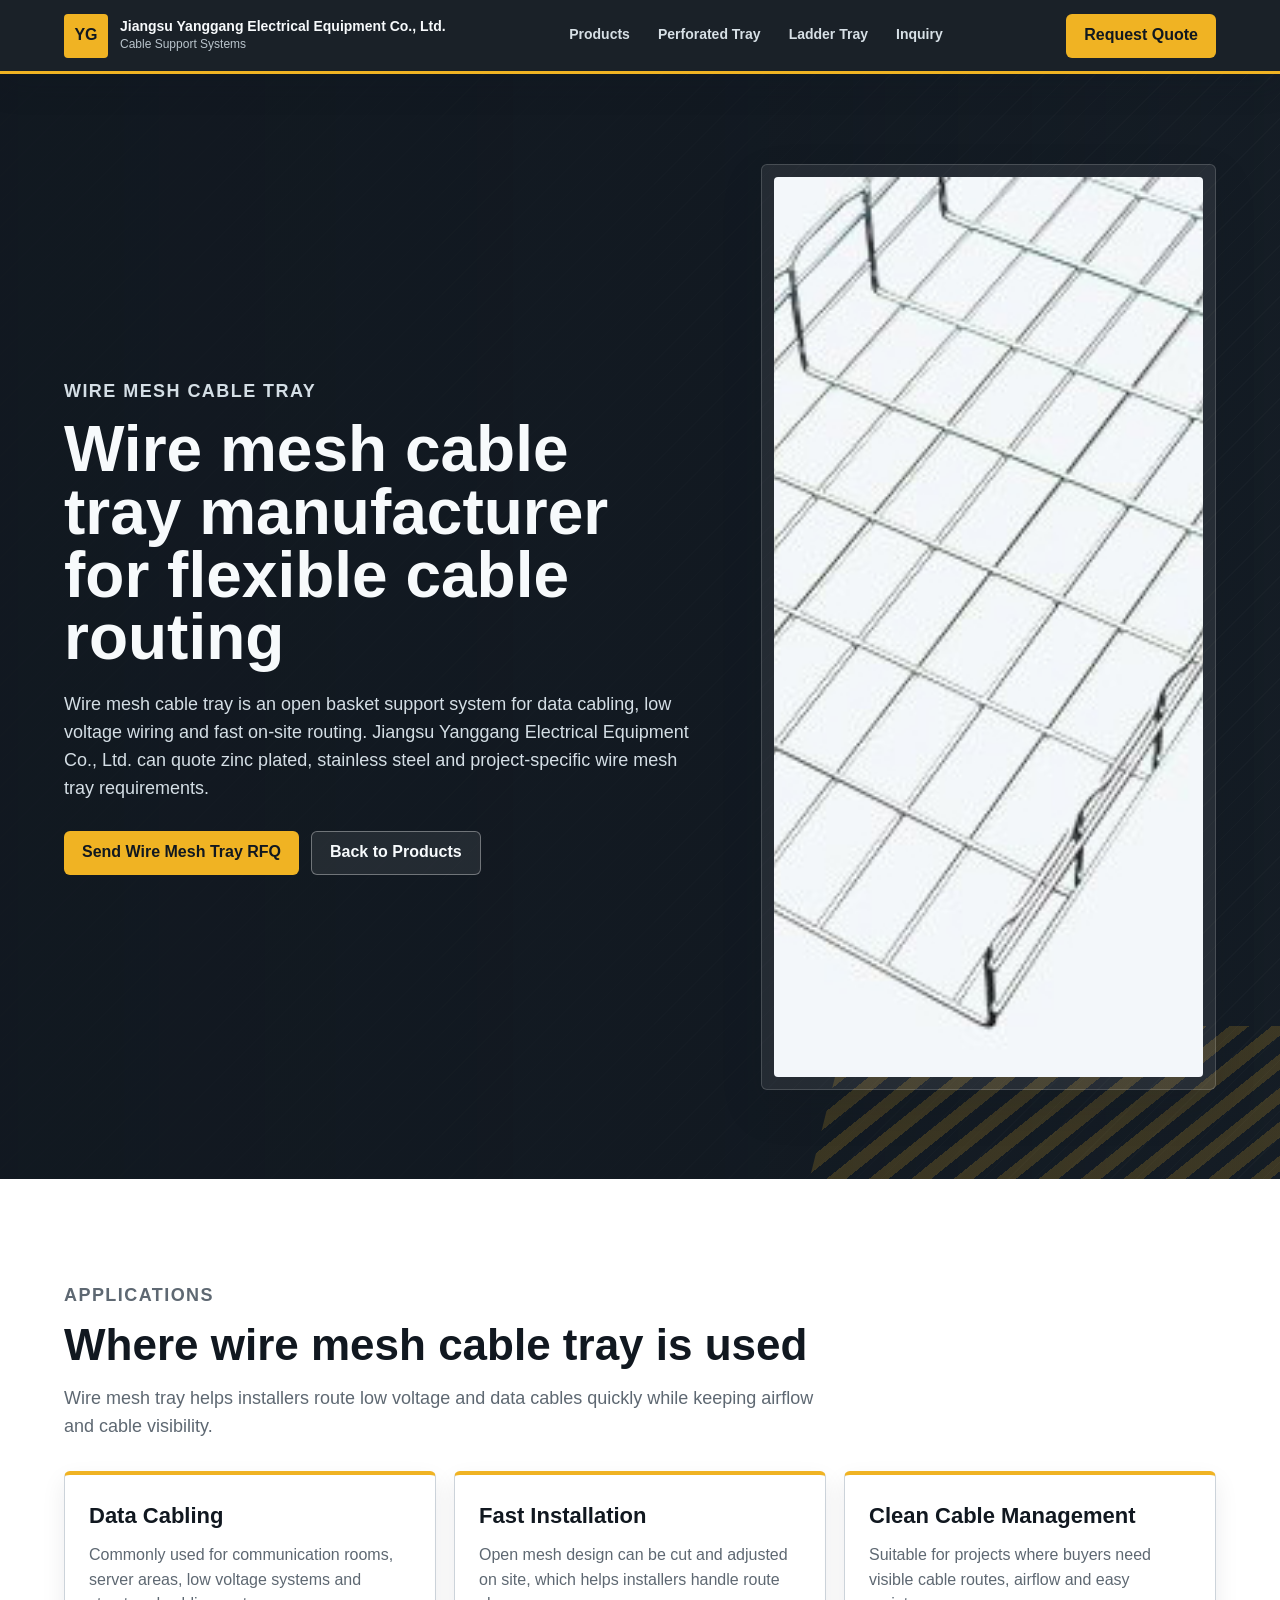
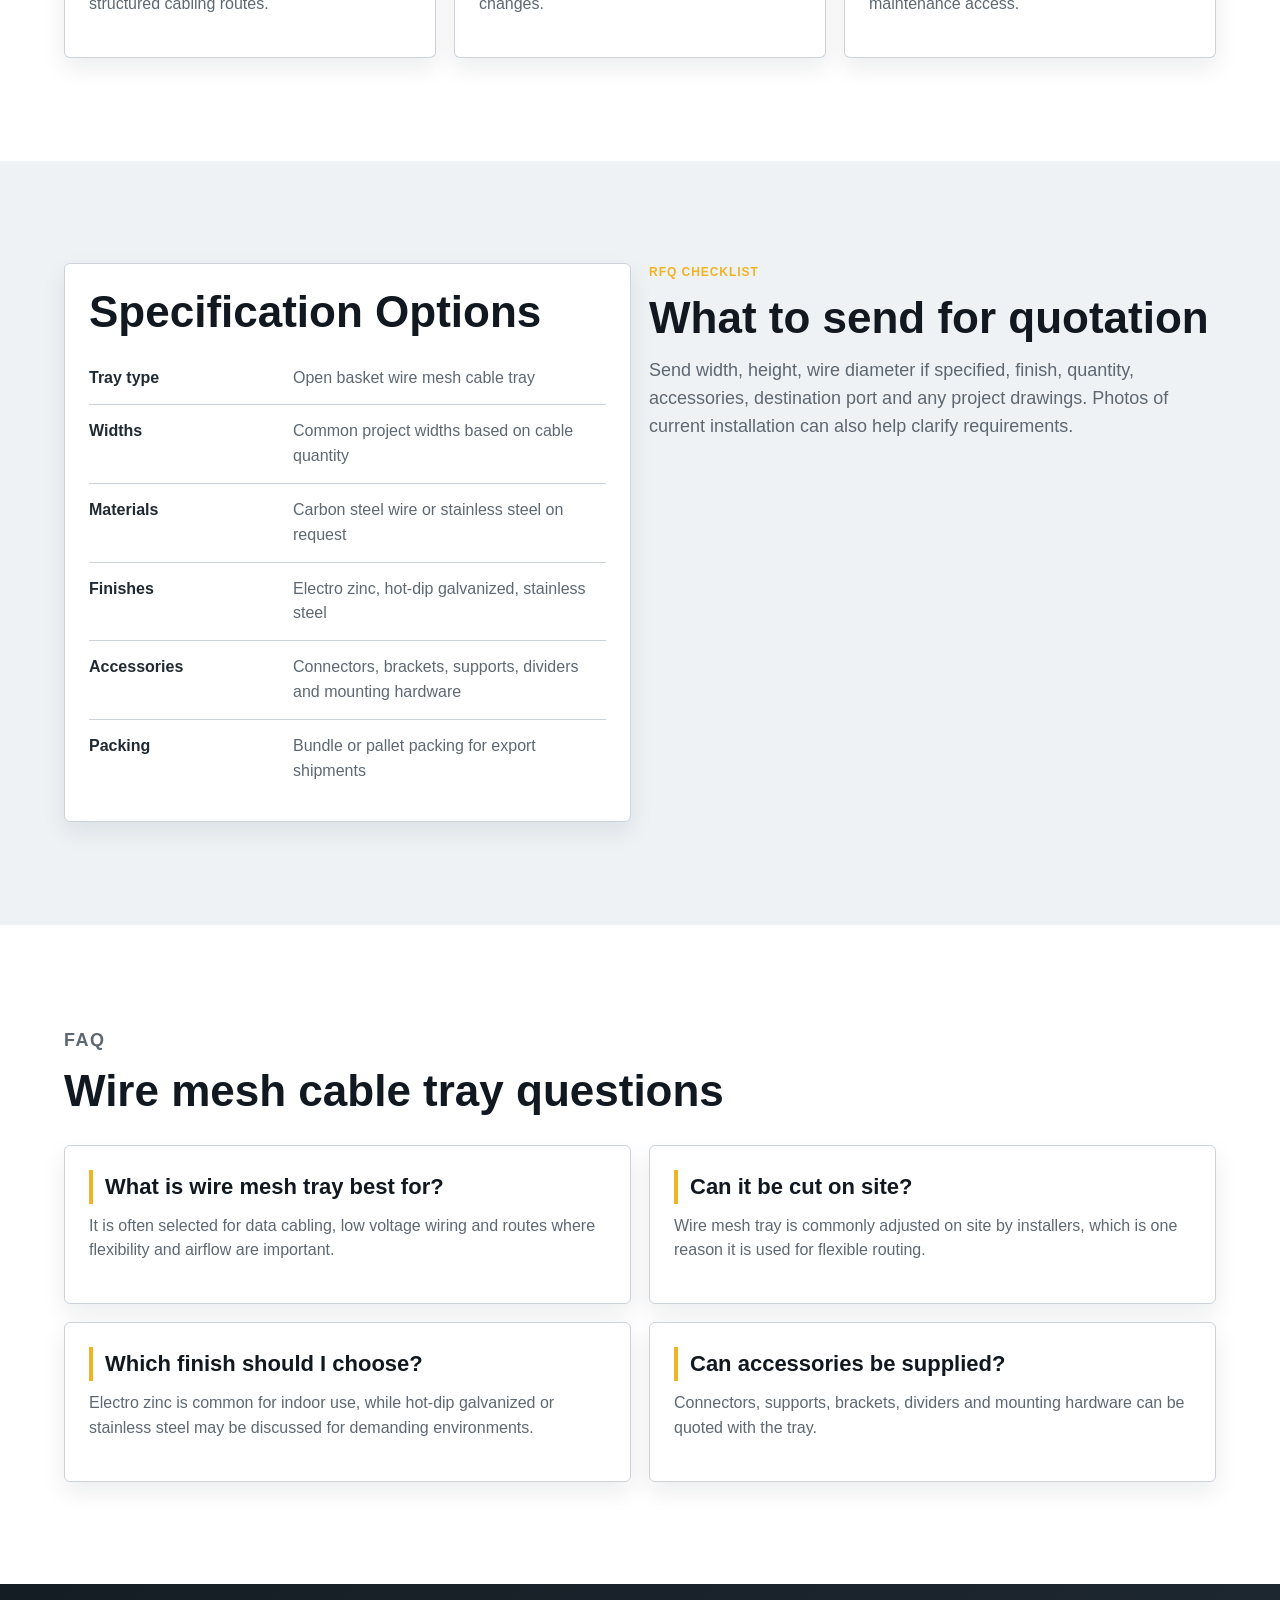
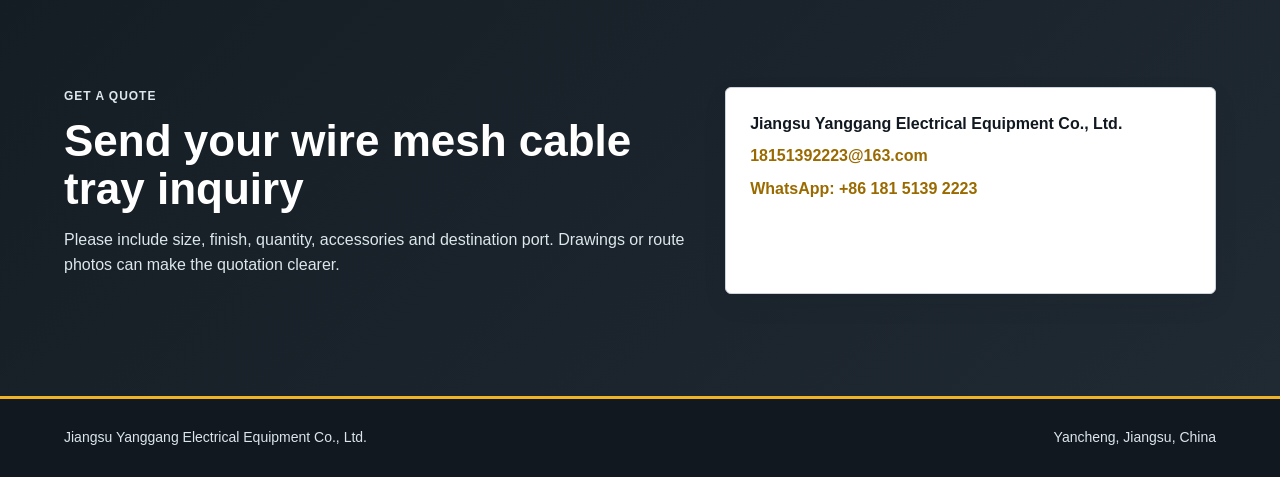
<file: wire-mesh-cable-tray.html>
﻿<!doctype html>
<html lang="en">
  <head>
    <meta charset="utf-8">
    <meta name="viewport" content="width=device-width, initial-scale=1">
    <title>Wire Mesh Cable Tray Manufacturer China | Jiangsu Yanggang</title>
    <meta name="description" content="Wire mesh cable tray manufacturer in China for data cabling, low voltage wiring and flexible cable routing. Request zinc plated or stainless steel tray quotation.">
    <meta name="robots" content="index, follow">
    <link rel="canonical" href="https://ygdqjt.github.io/cable-tray-website/wire-mesh-cable-tray.html">
    <meta property="og:type" content="product">
    <meta property="og:url" content="https://ygdqjt.github.io/cable-tray-website/wire-mesh-cable-tray.html">
    <meta property="og:title" content="Wire Mesh Cable Tray Manufacturer China | Jiangsu Yanggang">
    <meta property="og:description" content="Open basket wire mesh cable tray for data cabling, low voltage systems and fast installation.">
    <meta property="og:site_name" content="Jiangsu Yanggang Electrical Equipment Co., Ltd.">
    <meta name="twitter:card" content="summary">
    <script type="application/ld+json">
      {
        "@context": "https://schema.org",
        "@type": "Product",
        "name": "Wire Mesh Cable Tray",
        "description": "Open basket wire mesh cable tray for data cabling, low voltage wiring and flexible cable routing.",
        "brand": {"@type": "Brand", "name": "Jiangsu Yanggang"},
        "manufacturer": {
          "@type": "Organization",
          "name": "Jiangsu Yanggang Electrical Equipment Co., Ltd.",
          "url": "https://ygdqjt.github.io/cable-tray-website/",
          "email": "18151392223@163.com",
          "telephone": "+8618151392223"
        }
      }
    </script>
    <style>
      :root { --ink:#111820; --muted:#5e6872; --line:#ccd3da; --soft:#eef2f5; --steel:#202a33; --steel2:#151d24; --steel3:#2f3b45; --accent:#f0b323; --radius:6px; --shadow:0 18px 40px rgba(17,24,32,.16); }
      * { box-sizing:border-box; }
      body { margin:0; color:var(--ink); font-family:Arial, Helvetica, sans-serif; line-height:1.55; background:var(--soft); }
      a { color:inherit; text-decoration:none; }
      .site-header { position:sticky; top:0; z-index:10; display:flex; align-items:center; gap:24px; min-height:74px; padding:12px clamp(18px,5vw,64px); color:#f7fafc; background:rgba(17,24,32,.96); border-bottom:3px solid var(--accent); box-shadow:0 12px 30px rgba(17,24,32,.18); }
      .brand { display:flex; align-items:center; gap:12px; min-width:270px; }
      .brand-mark { display:grid; place-items:center; width:44px; height:44px; border-radius:4px; color:#111820; font-weight:900; background:var(--accent); }
      .brand strong,.brand small { display:block; }
      .brand strong { max-width:360px; font-size:14px; line-height:1.2; }
      .brand small { color:#b9c4cc; font-size:12px; }
      .site-nav { display:flex; justify-content:center; gap:clamp(14px,2.6vw,28px); flex:1; color:#d7e0e6; font-size:14px; font-weight:800; }
      .site-nav a { padding:10px 0; border-bottom:2px solid transparent; }
      .site-nav a:hover { color:#fff; border-bottom-color:var(--accent); }
      .header-cta,.btn { display:inline-flex; align-items:center; justify-content:center; min-height:44px; padding:0 18px; border-radius:var(--radius); font-weight:900; }
      .header-cta,.btn.primary { background:var(--accent); color:#111820; }
      .btn.secondary { border:1px solid rgba(255,255,255,.35); color:#f7fafc; background:rgba(255,255,255,.08); }
      .product-hero { position:relative; display:grid; grid-template-columns:minmax(0,1fr) minmax(360px,.72fr); gap:clamp(28px,5vw,70px); align-items:center; padding:clamp(54px,7vw,96px) clamp(18px,5vw,64px); color:#f7fafc; background:linear-gradient(90deg,rgba(17,24,32,.96),rgba(17,24,32,.88) 58%,rgba(17,24,32,.68)), repeating-linear-gradient(135deg,rgba(255,255,255,.06) 0 1px,transparent 1px 18px), #1b252e; overflow:hidden; }
      .product-hero::after { content:""; position:absolute; right:-8vw; bottom:-6vw; width:44vw; height:18vw; background:repeating-linear-gradient(135deg,rgba(240,179,35,.18) 0 14px,transparent 14px 30px); transform:skewX(-14deg); }
      .product-copy,.product-visual { position:relative; z-index:1; }
      .eyebrow { margin:0 0 12px; color:var(--accent); font-size:12px; font-weight:900; letter-spacing:.08em; text-transform:uppercase; }
      h1,h2,h3,p { margin-top:0; }
      h1 { max-width:820px; margin-bottom:22px; font-size:clamp(40px,5vw,68px); line-height:.98; }
      h2 { margin-bottom:16px; font-size:clamp(28px,4vw,44px); line-height:1.08; }
      h3 { margin-bottom:10px; font-size:22px; }
      .lead,.section-head p,.product-copy p { color:#d4dee5; font-size:18px; max-width:760px; }
      .section .lead,.section-head p,.card p,.faq p,.specs dd { color:var(--muted); }
      .actions { display:flex; flex-wrap:wrap; gap:12px; margin-top:28px; }
      .product-visual { padding:12px; border:1px solid rgba(255,255,255,.16); border-radius:var(--radius); background:rgba(255,255,255,.08); box-shadow:var(--shadow); }
      .product-visual img { display:block; width:100%; aspect-ratio:1.38; object-fit:cover; background:#fff; border-radius:4px; }
      .section,.contact { padding:clamp(58px,8vw,104px) clamp(18px,5vw,64px); }
      .section { background:#fff; }
      .section.soft { background:var(--soft); }
      .section-head { max-width:900px; margin-bottom:30px; }
      .grid-3,.grid-2 { display:grid; gap:18px; }
      .grid-3 { grid-template-columns:repeat(3,minmax(0,1fr)); }
      .grid-2 { grid-template-columns:repeat(2,minmax(0,1fr)); }
      .card,.specs,.faq article,.contact-box { border:1px solid var(--line); border-radius:var(--radius); background:#fff; padding:24px; box-shadow:0 10px 24px rgba(17,24,32,.08); }
      .card { border-top:4px solid var(--accent); }
      .specs dl { margin:0; }
      .specs div { display:grid; grid-template-columns:150px 1fr; gap:14px; padding:14px 0; border-bottom:1px solid var(--line); }
      .specs div:last-child { border-bottom:0; }
      .specs dt { color:var(--steel); font-weight:900; }
      .faq article h3 { padding-left:12px; border-left:4px solid var(--accent); }
      .contact { display:grid; grid-template-columns:minmax(0,.9fr) minmax(320px,.7fr); gap:30px; color:#fff; background:linear-gradient(135deg,var(--steel2),var(--steel)); }
      .contact p,.contact a { color:#dbe7eb; }
      .contact-box { color:var(--ink); }
      .contact-box a { display:block; color:var(--steel); font-weight:900; margin-top:8px; }
      .contact-box a[href*="wa.me"], .contact-box a[href^="mailto"] { color:#9a6a00; }
      .site-footer { display:flex; justify-content:space-between; gap:22px; padding:28px clamp(18px,5vw,64px); color:#dce5eb; border-top:3px solid var(--accent); background:#111820; font-size:14px; }
      @media (max-width:900px) { .product-hero,.contact,.grid-3,.grid-2 { grid-template-columns:1fr; } .site-nav,.header-cta { display:none; } h1 { font-size:42px; } .brand { min-width:0; } .brand strong { max-width:220px; font-size:12px; } .site-footer { display:block; } .site-footer span + span { display:block; margin-top:10px; } }
    </style>
  </head>
  <body>
    <header class="site-header">
      <a class="brand" href="index.html" aria-label="Jiangsu Yanggang Electrical Equipment Co., Ltd. home"><span class="brand-mark">YG</span><span><strong>Jiangsu Yanggang Electrical Equipment Co., Ltd.</strong><small>Cable Support Systems</small></span></a>
      <nav class="site-nav" aria-label="Primary navigation"><a href="index.html#products">Products</a><a href="perforated-cable-tray.html">Perforated Tray</a><a href="ladder-cable-tray.html">Ladder Tray</a><a href="#contact">Inquiry</a></nav>
      <a class="header-cta" href="#contact">Request Quote</a>
    </header>
    <main>
      <section class="product-hero">
        <div class="product-copy">
          <p class="eyebrow">Wire mesh cable tray</p>
          <h1>Wire mesh cable tray manufacturer for flexible cable routing</h1>
          <p class="lead">Wire mesh cable tray is an open basket support system for data cabling, low voltage wiring and fast on-site routing. Jiangsu Yanggang Electrical Equipment Co., Ltd. can quote zinc plated, stainless steel and project-specific wire mesh tray requirements.</p>
          <div class="actions"><a class="btn primary" href="#contact">Send Wire Mesh Tray RFQ</a><a class="btn secondary" href="index.html#products">Back to Products</a></div>
        </div>
        <div class="product-visual" aria-label="Wire mesh cable tray product photo">
          <img src="assets/product-wire-mesh-tray.jpg" width="1200" height="900" alt="Wire mesh cable tray product photo">
        </div>
      </section>
      <section class="section"><div class="section-head"><p class="eyebrow">Applications</p><h2>Where wire mesh cable tray is used</h2><p>Wire mesh tray helps installers route low voltage and data cables quickly while keeping airflow and cable visibility.</p></div><div class="grid-3"><article class="card"><h3>Data Cabling</h3><p>Commonly used for communication rooms, server areas, low voltage systems and structured cabling routes.</p></article><article class="card"><h3>Fast Installation</h3><p>Open mesh design can be cut and adjusted on site, which helps installers handle route changes.</p></article><article class="card"><h3>Clean Cable Management</h3><p>Suitable for projects where buyers need visible cable routes, airflow and easy maintenance access.</p></article></div></section>
      <section class="section soft"><div class="grid-2"><div class="specs"><h2>Specification Options</h2><dl><div><dt>Tray type</dt><dd>Open basket wire mesh cable tray</dd></div><div><dt>Widths</dt><dd>Common project widths based on cable quantity</dd></div><div><dt>Materials</dt><dd>Carbon steel wire or stainless steel on request</dd></div><div><dt>Finishes</dt><dd>Electro zinc, hot-dip galvanized, stainless steel</dd></div><div><dt>Accessories</dt><dd>Connectors, brackets, supports, dividers and mounting hardware</dd></div><div><dt>Packing</dt><dd>Bundle or pallet packing for export shipments</dd></div></dl></div><div><p class="eyebrow">RFQ checklist</p><h2>What to send for quotation</h2><p class="lead">Send width, height, wire diameter if specified, finish, quantity, accessories, destination port and any project drawings. Photos of current installation can also help clarify requirements.</p></div></div></section>
      <section class="section"><div class="section-head"><p class="eyebrow">FAQ</p><h2>Wire mesh cable tray questions</h2></div><div class="grid-2 faq"><article><h3>What is wire mesh tray best for?</h3><p>It is often selected for data cabling, low voltage wiring and routes where flexibility and airflow are important.</p></article><article><h3>Can it be cut on site?</h3><p>Wire mesh tray is commonly adjusted on site by installers, which is one reason it is used for flexible routing.</p></article><article><h3>Which finish should I choose?</h3><p>Electro zinc is common for indoor use, while hot-dip galvanized or stainless steel may be discussed for demanding environments.</p></article><article><h3>Can accessories be supplied?</h3><p>Connectors, supports, brackets, dividers and mounting hardware can be quoted with the tray.</p></article></div></section>
      <section class="contact" id="contact"><div><p class="eyebrow">Get a quote</p><h2>Send your wire mesh cable tray inquiry</h2><p>Please include size, finish, quantity, accessories and destination port. Drawings or route photos can make the quotation clearer.</p></div><div class="contact-box"><strong>Jiangsu Yanggang Electrical Equipment Co., Ltd.</strong><a href="mailto:18151392223@163.com">18151392223@163.com</a><a href="https://wa.me/8618151392223">WhatsApp: +86 181 5139 2223</a></div></section>
    </main>
    <footer class="site-footer"><span>Jiangsu Yanggang Electrical Equipment Co., Ltd.</span><span>Yancheng, Jiangsu, China</span></footer>
  </body>
</html>
</file>
<file: styles.css>
:root {
  --ink: #111820;
  --muted: #5e6872;
  --line: #ccd3da;
  --paper: #ffffff;
  --soft: #eef2f5;
  --steel: #202a33;
  --steel-2: #151d24;
  --steel-3: #2f3b45;
  --accent: #f0b323;
  --accent-2: #c98700;
  --blue: #2d6f8f;
  --radius: 6px;
  --shadow: 0 18px 40px rgba(17, 24, 32, .16);
}

* {
  box-sizing: border-box;
}

html {
  scroll-behavior: smooth;
}

body {
  margin: 0;
  color: var(--ink);
  font-family: Arial, Helvetica, sans-serif;
  line-height: 1.55;
  background: var(--soft);
}

img {
  display: block;
  max-width: 100%;
}

a {
  color: inherit;
  text-decoration: none;
}

.site-header {
  position: sticky;
  top: 0;
  z-index: 10;
  display: flex;
  align-items: center;
  gap: 24px;
  min-height: 74px;
  padding: 12px clamp(18px, 5vw, 64px);
  color: #f7fafc;
  background: rgba(17, 24, 32, .96);
  border-bottom: 3px solid var(--accent);
  box-shadow: 0 12px 30px rgba(17, 24, 32, .18);
  backdrop-filter: blur(14px);
}

.brand {
  display: flex;
  align-items: center;
  gap: 12px;
  min-width: 270px;
}

.brand-mark {
  display: grid;
  place-items: center;
  width: 44px;
  height: 44px;
  border-radius: 4px;
  color: #111820;
  font-weight: 900;
  background: var(--accent);
}

.brand strong,
.brand small {
  display: block;
}

.brand strong {
  max-width: 360px;
  font-size: 14px;
  line-height: 1.2;
}

.brand small {
  color: #b9c4cc;
  font-size: 12px;
}

.site-nav {
  display: flex;
  align-items: center;
  justify-content: center;
  gap: clamp(14px, 2.6vw, 28px);
  flex: 1;
  color: #d7e0e6;
  font-size: 14px;
  font-weight: 700;
}

.site-nav a {
  padding: 10px 0;
  border-bottom: 2px solid transparent;
}

.site-nav a:hover {
  color: #fff;
  border-bottom-color: var(--accent);
}

.header-cta,
.btn {
  display: inline-flex;
  align-items: center;
  justify-content: center;
  min-height: 44px;
  padding: 0 18px;
  border: 1px solid transparent;
  border-radius: var(--radius);
  font-weight: 800;
  cursor: pointer;
}

.header-cta,
.btn.primary {
  color: #111820;
  background: var(--accent);
}

.header-cta:hover,
.btn.primary:hover {
  background: #ffd057;
}

.btn.secondary {
  color: #f7fafc;
  background: rgba(255, 255, 255, .08);
  border-color: rgba(255, 255, 255, .32);
}

.nav-toggle {
  display: none;
  width: 42px;
  height: 42px;
  border: 1px solid rgba(255, 255, 255, .3);
  border-radius: var(--radius);
  background: transparent;
}

.nav-toggle span {
  display: block;
  width: 18px;
  height: 2px;
  margin: 4px auto;
  background: #fff;
}

.hero {
  position: relative;
  display: grid;
  grid-template-columns: minmax(0, 1fr) minmax(420px, .86fr);
  align-items: center;
  gap: clamp(30px, 5vw, 70px);
  min-height: calc(100vh - 74px);
  padding: clamp(52px, 7vw, 94px) clamp(18px, 5vw, 64px) 48px;
  overflow: hidden;
  color: #f7fafc;
  background:
    linear-gradient(90deg, rgba(17, 24, 32, .96), rgba(17, 24, 32, .9) 52%, rgba(17, 24, 32, .66)),
    repeating-linear-gradient(135deg, rgba(255, 255, 255, .06) 0 1px, transparent 1px 18px),
    #1b252e;
}

.hero::after {
  content: "";
  position: absolute;
  right: -8vw;
  bottom: -6vw;
  width: 44vw;
  height: 18vw;
  background: repeating-linear-gradient(135deg, rgba(240, 179, 35, .18) 0 14px, transparent 14px 30px);
  transform: skewX(-14deg);
}

.hero-copy,
.hero-media {
  position: relative;
  z-index: 1;
}

.eyebrow {
  margin: 0 0 12px;
  color: var(--accent);
  font-size: 12px;
  font-weight: 900;
  letter-spacing: .08em;
  text-transform: uppercase;
}

h1,
h2,
h3,
p {
  margin-top: 0;
}

h1 {
  max-width: 860px;
  margin-bottom: 22px;
  font-size: clamp(42px, 6vw, 78px);
  line-height: .96;
  letter-spacing: 0;
}

h2 {
  margin-bottom: 16px;
  font-size: clamp(30px, 4vw, 48px);
  line-height: 1.08;
}

h3 {
  margin-bottom: 10px;
  font-size: 21px;
  line-height: 1.2;
}

.hero-text {
  max-width: 760px;
  color: #d4dee5;
  font-size: 18px;
}

.section-head p,
.contact-copy p,
.panel p {
  max-width: 720px;
  color: var(--muted);
  font-size: 18px;
}

.hero-actions {
  display: flex;
  flex-wrap: wrap;
  gap: 12px;
  margin: 30px 0;
}

.hero-stats {
  display: grid;
  grid-template-columns: repeat(3, minmax(0, 1fr));
  gap: 12px;
  max-width: 640px;
  margin: 0;
}

.hero-stats div {
  padding: 16px;
  border: 1px solid rgba(255, 255, 255, .18);
  border-left: 4px solid var(--accent);
  border-radius: var(--radius);
  background: rgba(255, 255, 255, .08);
}

.hero-stats dt {
  color: #fff;
  font-size: 28px;
  font-weight: 900;
}

.hero-stats dd {
  margin: 0;
  color: #c5d0d7;
  font-size: 14px;
}

.hero-media {
  padding: 12px;
  border: 1px solid rgba(255, 255, 255, .16);
  border-radius: var(--radius);
  background: rgba(255, 255, 255, .08);
  box-shadow: var(--shadow);
}

.hero-media img {
  width: min(760px, 100%);
  margin-inline: auto;
  border-radius: 4px;
}

.trust-strip {
  display: flex;
  flex-wrap: wrap;
  justify-content: center;
  gap: 0;
  padding: 0 clamp(18px, 5vw, 64px);
  color: #e8eef2;
  border-top: 1px solid #3b4650;
  border-bottom: 1px solid #3b4650;
  background: var(--steel);
}

.trust-strip span {
  padding: 14px 18px;
  border-right: 1px solid #3b4650;
  color: #e8eef2;
  font-size: 14px;
}

.trust-strip span:first-child {
  border-left: 1px solid #3b4650;
}

.section,
.split-section,
.contact-section,
.process {
  padding: clamp(62px, 8vw, 112px) clamp(18px, 5vw, 64px);
}

.section {
  background: #fff;
}

.section-head {
  max-width: 900px;
  margin-bottom: 34px;
}

.product-grid {
  display: grid;
  grid-template-columns: repeat(4, minmax(0, 1fr));
  gap: 18px;
}

.product-card {
  display: flex;
  flex-direction: column;
  overflow: hidden;
  border: 1px solid var(--line);
  border-radius: var(--radius);
  background: #fff;
  box-shadow: 0 10px 24px rgba(17, 24, 32, .08);
}

.product-card img {
  aspect-ratio: 1.38;
  width: 100%;
  object-fit: cover;
  border-bottom: 4px solid var(--accent);
  background: #eef2f5;
}

.product-card div {
  padding: 20px;
}

.product-card h3 a {
  color: var(--steel);
  border-bottom: 2px solid transparent;
}

.product-card h3 a:hover {
  border-bottom-color: var(--accent);
}

.product-card p,
.quality-grid p,
.process span,
.feature-list span,
.site-footer p {
  color: var(--muted);
}

.product-card ul {
  padding-left: 18px;
  margin: 16px 0 0;
  color: #33444d;
  font-size: 14px;
}

.split-section {
  display: grid;
  grid-template-columns: minmax(0, 1.08fr) minmax(320px, .72fr);
  gap: 22px;
  background: var(--soft);
}

.panel,
.spec-table,
.quality-grid > div,
.inquiry-form,
.faq-grid article {
  border-radius: var(--radius);
  border: 1px solid var(--line);
  background: #fff;
}

.panel.dark {
  padding: clamp(28px, 5vw, 54px);
  color: #fff;
  background: linear-gradient(135deg, var(--steel-2), var(--steel-3));
  border-color: var(--steel-2);
}

.panel.dark .eyebrow,
.panel.dark p,
.panel.dark span {
  color: #c9d8de;
}

.feature-list {
  display: grid;
  gap: 16px;
  margin-top: 30px;
}

.feature-list div {
  padding-top: 16px;
  border-top: 1px solid rgba(255, 255, 255, .18);
}

.feature-list strong,
.feature-list span {
  display: block;
}

.feature-list strong {
  margin-bottom: 4px;
  color: #fff;
}

.spec-table {
  padding: clamp(24px, 4vw, 38px);
  box-shadow: 0 10px 24px rgba(17, 24, 32, .08);
}

.spec-table dl {
  margin: 0;
}

.spec-table div {
  display: grid;
  grid-template-columns: 110px 1fr;
  gap: 14px;
  padding: 16px 0;
  border-bottom: 1px solid var(--line);
}

.spec-table div:last-child {
  border-bottom: 0;
}

.spec-table dt {
  color: var(--steel);
  font-weight: 900;
}

.spec-table dd {
  margin: 0;
  color: var(--muted);
}

.quality {
  background: #fff;
}

.quality-grid {
  display: grid;
  grid-template-columns: repeat(3, minmax(0, 1fr));
  gap: 18px;
}

.quality-grid > div {
  padding: 26px;
  border-top: 4px solid var(--accent);
}

.certificates-section {
  background: var(--soft);
}

.certificate-grid {
  display: grid;
  grid-template-columns: repeat(5, minmax(0, 1fr));
  gap: 18px;
}

.certificate-card {
  display: flex;
  flex-direction: column;
  overflow: hidden;
  border: 1px solid var(--line);
  border-radius: var(--radius);
  background: #fff;
  box-shadow: 0 10px 24px rgba(17, 24, 32, .08);
}

.certificate-card a {
  display: block;
  padding: 12px;
  background:
    linear-gradient(180deg, rgba(255, 255, 255, .94), rgba(238, 242, 245, .94)),
    repeating-linear-gradient(135deg, rgba(17, 24, 32, .05) 0 1px, transparent 1px 14px);
}

.certificate-card img {
  width: 100%;
  aspect-ratio: .72;
  object-fit: contain;
  border: 1px solid #d7dee4;
  background: #fff;
}

.certificate-card div {
  padding: 18px;
  border-top: 4px solid var(--accent);
}

.certificate-card h3 {
  font-size: 18px;
}

.certificate-card p {
  margin-bottom: 0;
  color: var(--muted);
  font-size: 14px;
}

.icon {
  display: inline-flex;
  align-items: center;
  justify-content: center;
  width: 46px;
  height: 46px;
  margin-bottom: 24px;
  border-radius: 4px;
  color: #111820;
  font-weight: 900;
  background: var(--accent);
}

.process {
  color: #fff;
  background:
    repeating-linear-gradient(135deg, rgba(255, 255, 255, .05) 0 1px, transparent 1px 18px),
    var(--steel);
}

.process h2 {
  max-width: 720px;
}

.process ol {
  display: grid;
  grid-template-columns: repeat(4, minmax(0, 1fr));
  gap: 18px;
  padding: 0;
  margin: 34px 0 0;
  list-style: none;
  counter-reset: steps;
}

.process li {
  counter-increment: steps;
  min-height: 188px;
  padding: 22px;
  border: 1px solid rgba(255, 255, 255, .18);
  border-radius: var(--radius);
  background: rgba(255, 255, 255, .07);
}

.process li::before {
  content: counter(steps, decimal-leading-zero);
  display: block;
  margin-bottom: 32px;
  color: var(--accent);
  font-weight: 900;
}

.process strong,
.process span {
  display: block;
}

.process span {
  margin-top: 8px;
  color: #dbe7eb;
}

.faq-section {
  background: #fff;
}

.faq-grid {
  display: grid;
  grid-template-columns: repeat(2, minmax(0, 1fr));
  gap: 18px;
}

.faq-grid article {
  padding: 24px;
  background: var(--soft);
}

.faq-grid article h3 {
  padding-left: 12px;
  border-left: 4px solid var(--accent);
}

.faq-grid p {
  margin-bottom: 0;
  color: var(--muted);
}

.contact-section {
  display: grid;
  grid-template-columns: minmax(0, .85fr) minmax(360px, .72fr);
  gap: clamp(28px, 6vw, 82px);
  align-items: start;
  color: #fff;
  background: linear-gradient(135deg, var(--steel-2), var(--steel));
}

.contact-section .section-head p,
.contact-copy p {
  color: #d4dee5;
}

.contact-lines {
  display: grid;
  gap: 10px;
  margin-top: 28px;
  color: #fff;
  font-weight: 800;
}

.contact-lines a {
  color: var(--accent);
}

.inquiry-form {
  display: grid;
  gap: 16px;
  padding: clamp(22px, 4vw, 34px);
  color: var(--ink);
  box-shadow: var(--shadow);
}

label {
  display: grid;
  gap: 7px;
  color: #33444d;
  font-weight: 800;
}

input,
select,
textarea {
  width: 100%;
  min-height: 46px;
  padding: 11px 12px;
  border: 1px solid #b5c0c8;
  border-radius: var(--radius);
  color: var(--ink);
  font: inherit;
  background: #fff;
}

textarea {
  resize: vertical;
}

input:focus,
select:focus,
textarea:focus {
  outline: 3px solid rgba(240, 179, 35, .36);
  border-color: var(--accent-2);
}

.site-footer {
  display: flex;
  justify-content: space-between;
  gap: 22px;
  padding: 28px clamp(18px, 5vw, 64px);
  color: #dce5eb;
  border-top: 3px solid var(--accent);
  background: #111820;
}

.site-footer p {
  margin: 0;
  font-size: 14px;
}

.article-page {
  background: #fff;
}

.article-hero {
  padding: clamp(56px, 7vw, 96px) clamp(18px, 5vw, 64px) clamp(28px, 4vw, 44px);
  color: #f7fafc;
  background:
    linear-gradient(90deg, rgba(17, 24, 32, .96), rgba(17, 24, 32, .9) 58%, rgba(17, 24, 32, .72)),
    repeating-linear-gradient(135deg, rgba(255, 255, 255, .06) 0 1px, transparent 1px 18px),
    #1b252e;
  border-bottom: 3px solid var(--accent);
}

.article-hero .eyebrow {
  margin-bottom: 14px;
}

.article-hero h1 {
  max-width: 960px;
  margin-bottom: 16px;
  font-size: clamp(38px, 5vw, 64px);
}

.article-meta {
  display: flex;
  flex-wrap: wrap;
  gap: 12px 18px;
  margin-top: 20px;
  color: #c9d8de;
  font-size: 14px;
}

.article-meta span {
  padding-right: 18px;
  border-right: 1px solid rgba(255, 255, 255, .18);
}

.article-meta span:last-child {
  padding-right: 0;
  border-right: 0;
}

.article-visual {
  margin-top: 28px;
  padding: 12px;
  border: 1px solid rgba(255, 255, 255, .16);
  border-radius: var(--radius);
  background: rgba(255, 255, 255, .08);
}

.article-visual img {
  width: 100%;
  border-radius: 4px;
}

.article-body {
  max-width: 980px;
  padding: clamp(42px, 6vw, 76px) clamp(18px, 5vw, 64px) clamp(72px, 8vw, 112px);
  margin: 0 auto;
}

.article-body p,
.article-body li {
  color: var(--muted);
  font-size: 18px;
}

.article-body h2 {
  margin-top: 44px;
}

.article-body h3 {
  margin-top: 28px;
}

.article-body ul,
.article-body ol {
  padding-left: 22px;
}

.article-note {
  margin: 28px 0 0;
  padding: 18px 20px;
  border-left: 4px solid var(--accent);
  background: var(--soft);
}

.article-grid {
  display: grid;
  gap: 18px;
}

.article-cards {
  display: grid;
  grid-template-columns: repeat(3, minmax(0, 1fr));
  gap: 18px;
}

.article-card {
  padding: 24px;
  border: 1px solid var(--line);
  border-radius: var(--radius);
  background: #fff;
  box-shadow: 0 10px 24px rgba(17, 24, 32, .08);
}

.article-card p {
  margin-bottom: 14px;
}

.article-card a {
  color: var(--steel);
  font-weight: 900;
  border-bottom: 2px solid transparent;
}

.article-card a:hover {
  border-bottom-color: var(--accent);
}

@media (max-width: 1080px) {
  .hero,
  .split-section,
  .contact-section {
    grid-template-columns: 1fr;
  }

  .hero {
    min-height: auto;
  }

  .product-grid,
  .certificate-grid,
  .process ol {
    grid-template-columns: repeat(2, minmax(0, 1fr));
  }
}

@media (max-width: 760px) {
  .site-header {
    min-height: 68px;
    padding: 12px 16px;
  }

  .brand {
    min-width: 0;
  }

  .brand strong {
    max-width: 210px;
    font-size: 12px;
  }

  .brand small,
  .header-cta {
    display: none;
  }

  .nav-toggle {
    display: block;
    margin-left: auto;
  }

  .site-nav {
    position: absolute;
    left: 16px;
    right: 16px;
    top: 68px;
    display: none;
    flex-direction: column;
    align-items: stretch;
    gap: 0;
    padding: 10px;
    border: 1px solid #3b4650;
    border-radius: var(--radius);
    background: #111820;
    box-shadow: var(--shadow);
  }

  .site-nav.is-open {
    display: flex;
  }

  .site-nav a {
    padding: 12px;
  }

  h1 {
    font-size: 42px;
  }

  .hero-stats,
  .product-grid,
  .faq-grid,
  .quality-grid,
  .article-cards,
  .certificate-grid,
  .process ol {
    grid-template-columns: 1fr;
  }

  .spec-table div {
    grid-template-columns: 1fr;
    gap: 4px;
  }

  .site-footer {
    display: block;
  }

  .site-footer p + p {
    margin-top: 10px;
  }
}
</file>
